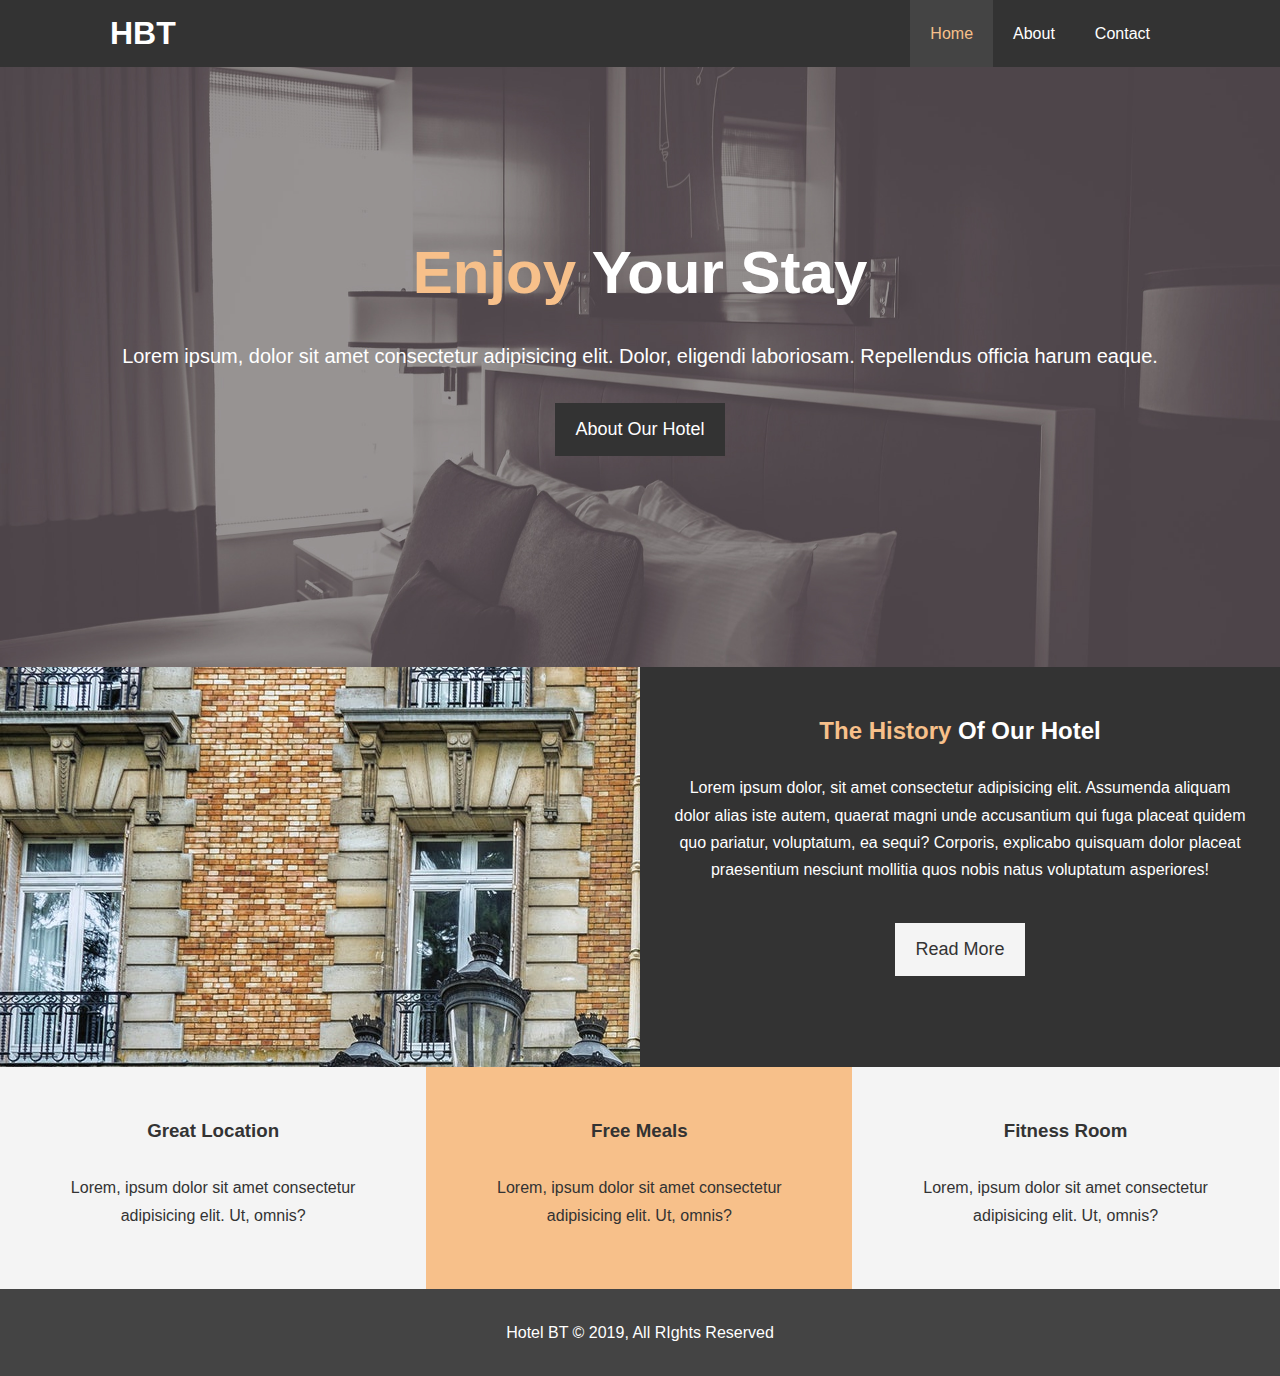
<file: 3.hotel_website/index.html>
<!DOCTYPE html>
<html lang="en">
  <head>
    <meta charset="UTF-8" />
    <meta name="viewport" content="width=device-width, initial-scale=1.0" />
    <meta http-equiv="X-UA-Compatible" content="ie=edge" />
    <meta
      name="description"
      content="Welcome to the most extraordinary hotel in Boston Massachusetts"
    />
    <meta name="keywords" content="hotel,boston hotel,new england hotel" />
    <link
      rel="stylesheet"
      href="https://use.fontawesome.com/releases/v5.6.1/css/all.css"
      integrity="sha384-gfdkjb5BdAXd+lj+gudLWI+BXq4IuLW5IT+brZEZsLFm++aCMlF1V92rMkPaX4PP"
      crossorigin="anonymous"
    />
    <link rel="stylesheet" href="css/style.css" />
    <title>Hotel BT | Welcome</title>
  </head>
  <body>
    <header>
      <nav id="navbar">
        <div class="container">
          <h1 class="logo"><a href="index.html">HBT</a></h1>
          <ul>
            <li><a class="current" href="index.html">Home</a></li>
            <li><a href="about.html">About</a></li>
            <li><a href="contact.html">Contact</a></li>
          </ul>
        </div>
      </nav>

      <div id="showcase">
        <div class="container">
          <div class="showcase-content">
            <h1><span class="text-primary">Enjoy</span> Your Stay</h1>
            <p class="lead">
              Lorem ipsum, dolor sit amet consectetur adipisicing elit. Dolor,
              eligendi laboriosam. Repellendus officia harum eaque.
            </p>
            <a class="btn" href="about.html">About Our Hotel</a>
          </div>
        </div>
      </div>
    </header>

    <section id="home-info" class="bg-dark">
      <div class="info-img"></div>
      <div class="info-content">
        <h2><span class="text-primary">The History</span> Of Our Hotel</h2>
        <p>
          Lorem ipsum dolor, sit amet consectetur adipisicing elit. Assumenda
          aliquam dolor alias iste autem, quaerat magni unde accusantium qui
          fuga placeat quidem quo pariatur, voluptatum, ea sequi? Corporis,
          explicabo quisquam dolor placeat praesentium nesciunt mollitia quos
          nobis natus voluptatum asperiores!
        </p>
        <a href="about.html" class="btn btn-light">Read More</a>
      </div>
    </section>

    <section id="features">
      <div class="box bg-light">
        <i class="fas fa-hotel fa-3x"></i>
        <h3>Great Location</h3>
        <p>
          Lorem, ipsum dolor sit amet consectetur adipisicing elit. Ut, omnis?
        </p>
      </div>
      <div class="box bg-primary">
        <i class="fas fa-utensils fa-3x"></i>
        <h3>Free Meals</h3>
        <p>
          Lorem, ipsum dolor sit amet consectetur adipisicing elit. Ut, omnis?
        </p>
      </div>
      <div class="box bg-light">
        <i class="fas fa-dumbbell fa-3x"></i>
        <h3>Fitness Room</h3>
        <p>
          Lorem, ipsum dolor sit amet consectetur adipisicing elit. Ut, omnis?
        </p>
      </div>
    </section>

    <!-- used to clear previous float style  -->
    <div class="clr"></div>

    <footer id="main-footer">
      <p>Hotel BT &copy; 2019, All RIghts Reserved</p>
    </footer>
  </body>
</html>
</file>
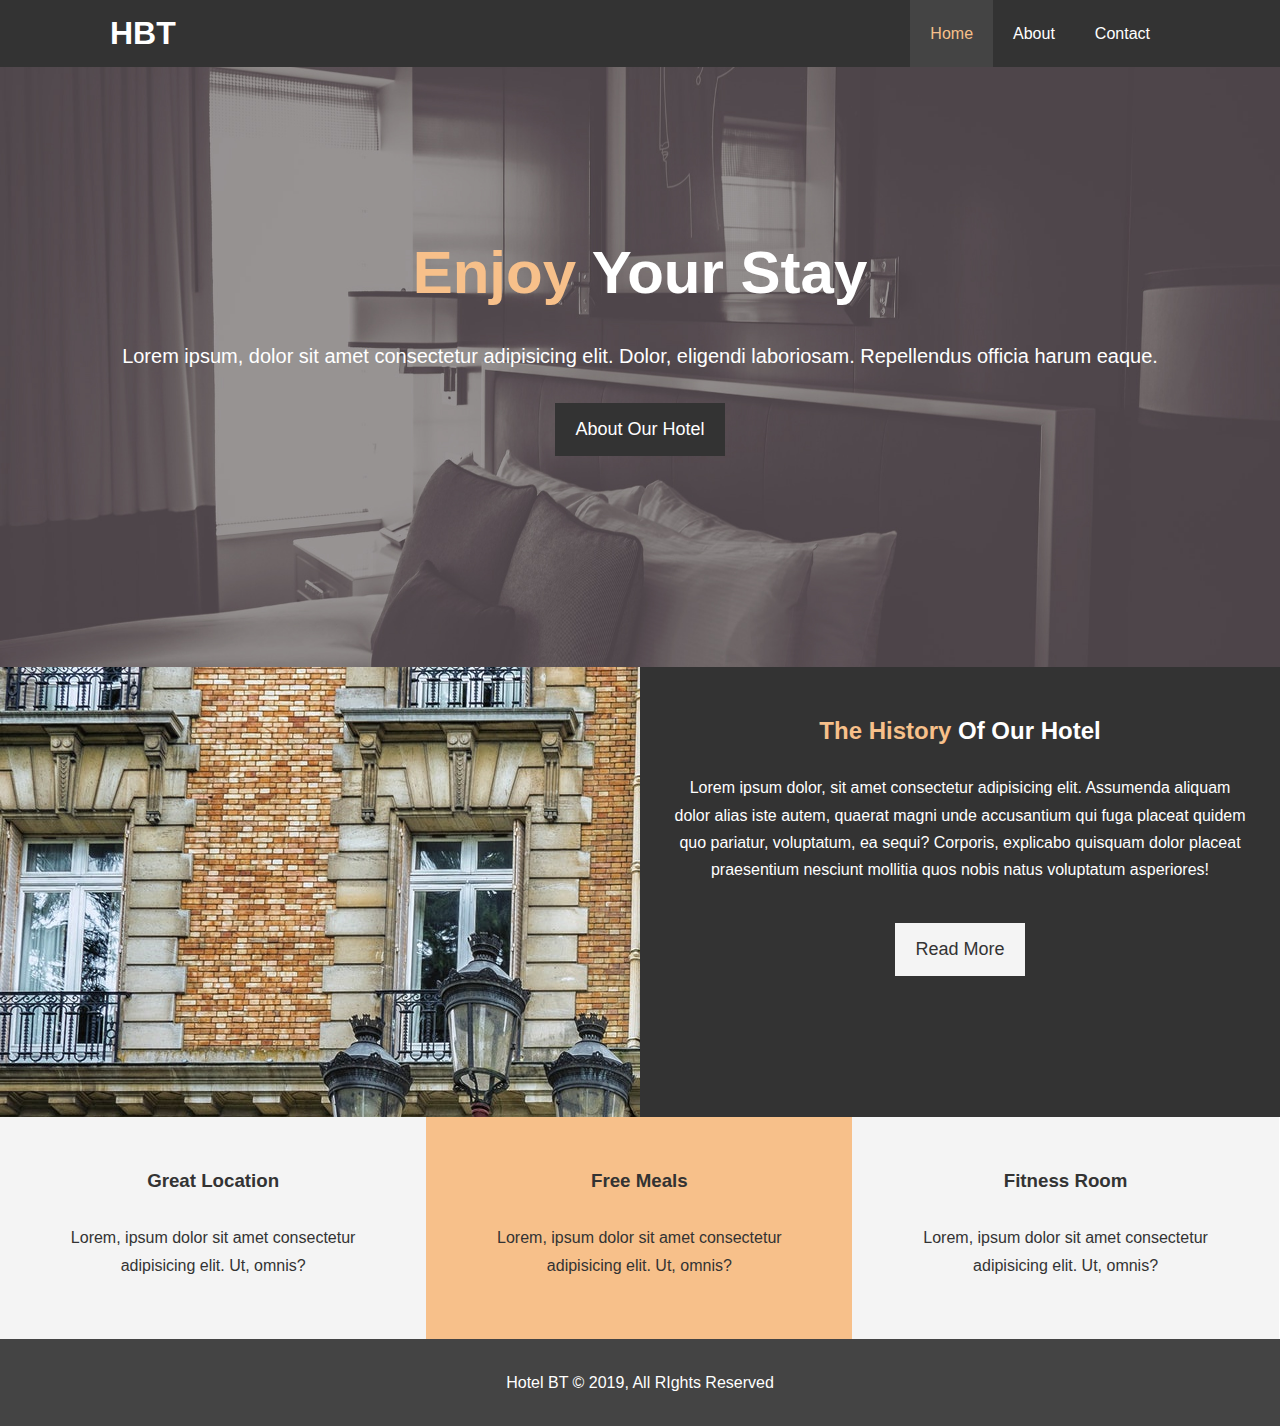
<file: 4.hotelWebsiteResponsive/index.html>
<!DOCTYPE html>
<html lang="en">
<head>
  <meta charset="UTF-8">
  <meta name="viewport" content="width=device-width, initial-scale=1.0">
  <meta http-equiv="X-UA-Compatible" content="ie=edge">
  <meta name="description" content="Welcome to the most extraordinary hotel in Boston Massachusetts">
  <meta name="keywords" content="hotel,boston hotel,new england hotel">
  <link rel="stylesheet" href="https://use.fontawesome.com/releases/v5.6.1/css/all.css" integrity="sha384-gfdkjb5BdAXd+lj+gudLWI+BXq4IuLW5IT+brZEZsLFm++aCMlF1V92rMkPaX4PP" crossorigin="anonymous">
  <link rel="stylesheet" href="css/style.css">
  <link rel="stylesheet" media="screen and (max-width: 768px)" href="css/mobile.css">
  <title>Hotel BT | Welcome</title>
</head>
<body>
  <header>
    <nav id="navbar">
      <div class="container">
        <h1 class="logo"><a href="index.html">HBT</a></h1>
        <ul>
          <li><a class="current" href="index.html">Home</a></li>
          <li><a href="about.html">About</a></li>
          <li><a href="contact.html">Contact</a></li>
        </ul>
      </div>
    </nav>

    <div id="showcase">
      <div class="container">
        <div class="showcase-content">
          <h1><span class="text-primary">Enjoy</span> Your Stay</h1>
          <p class="lead">Lorem ipsum, dolor sit amet consectetur adipisicing elit. Dolor, eligendi laboriosam. Repellendus officia harum eaque.</p>
          <a class="btn" href="about.html">About Our Hotel</a>
        </div>
      </div>
    </div>
  </header>

  <section id="home-info" class="bg-dark">
    <div class="info-img"></div>
    <div class="info-content">
      <h2><span class="text-primary">The History</span> Of Our Hotel</h2>
      <p>
          Lorem ipsum dolor, sit amet consectetur adipisicing elit. Assumenda
          aliquam dolor alias iste autem, quaerat magni unde accusantium qui
          fuga placeat quidem quo pariatur, voluptatum, ea sequi? Corporis,
          explicabo quisquam dolor placeat praesentium nesciunt mollitia quos
          nobis natus voluptatum asperiores!
      </p>
      <a href="about.html" class="btn btn-light">Read More</a>
    </div>
  </section>

  <section id="features">
    <div class="box bg-light">
      <i class="fas fa-hotel fa-3x"></i>
      <h3>Great Location</h3>
      <p>Lorem, ipsum dolor sit amet consectetur adipisicing elit. Ut, omnis?</p>
    </div>
    <div class="box bg-primary">
        <i class="fas fa-utensils fa-3x"></i>
        <h3>Free Meals</h3>
        <p>Lorem, ipsum dolor sit amet consectetur adipisicing elit. Ut, omnis?</p>
    </div>
    <div class="box bg-light">
        <i class="fas fa-dumbbell fa-3x"></i>
        <h3>Fitness Room</h3>
        <p>Lorem, ipsum dolor sit amet consectetur adipisicing elit. Ut, omnis?</p>
    </div>
  </section>

  <div class="clr"></div>

  <footer id="main-footer">
    <p>Hotel BT &copy; 2019, All RIghts Reserved</p>
  </footer>
</body>
</html>
</file>
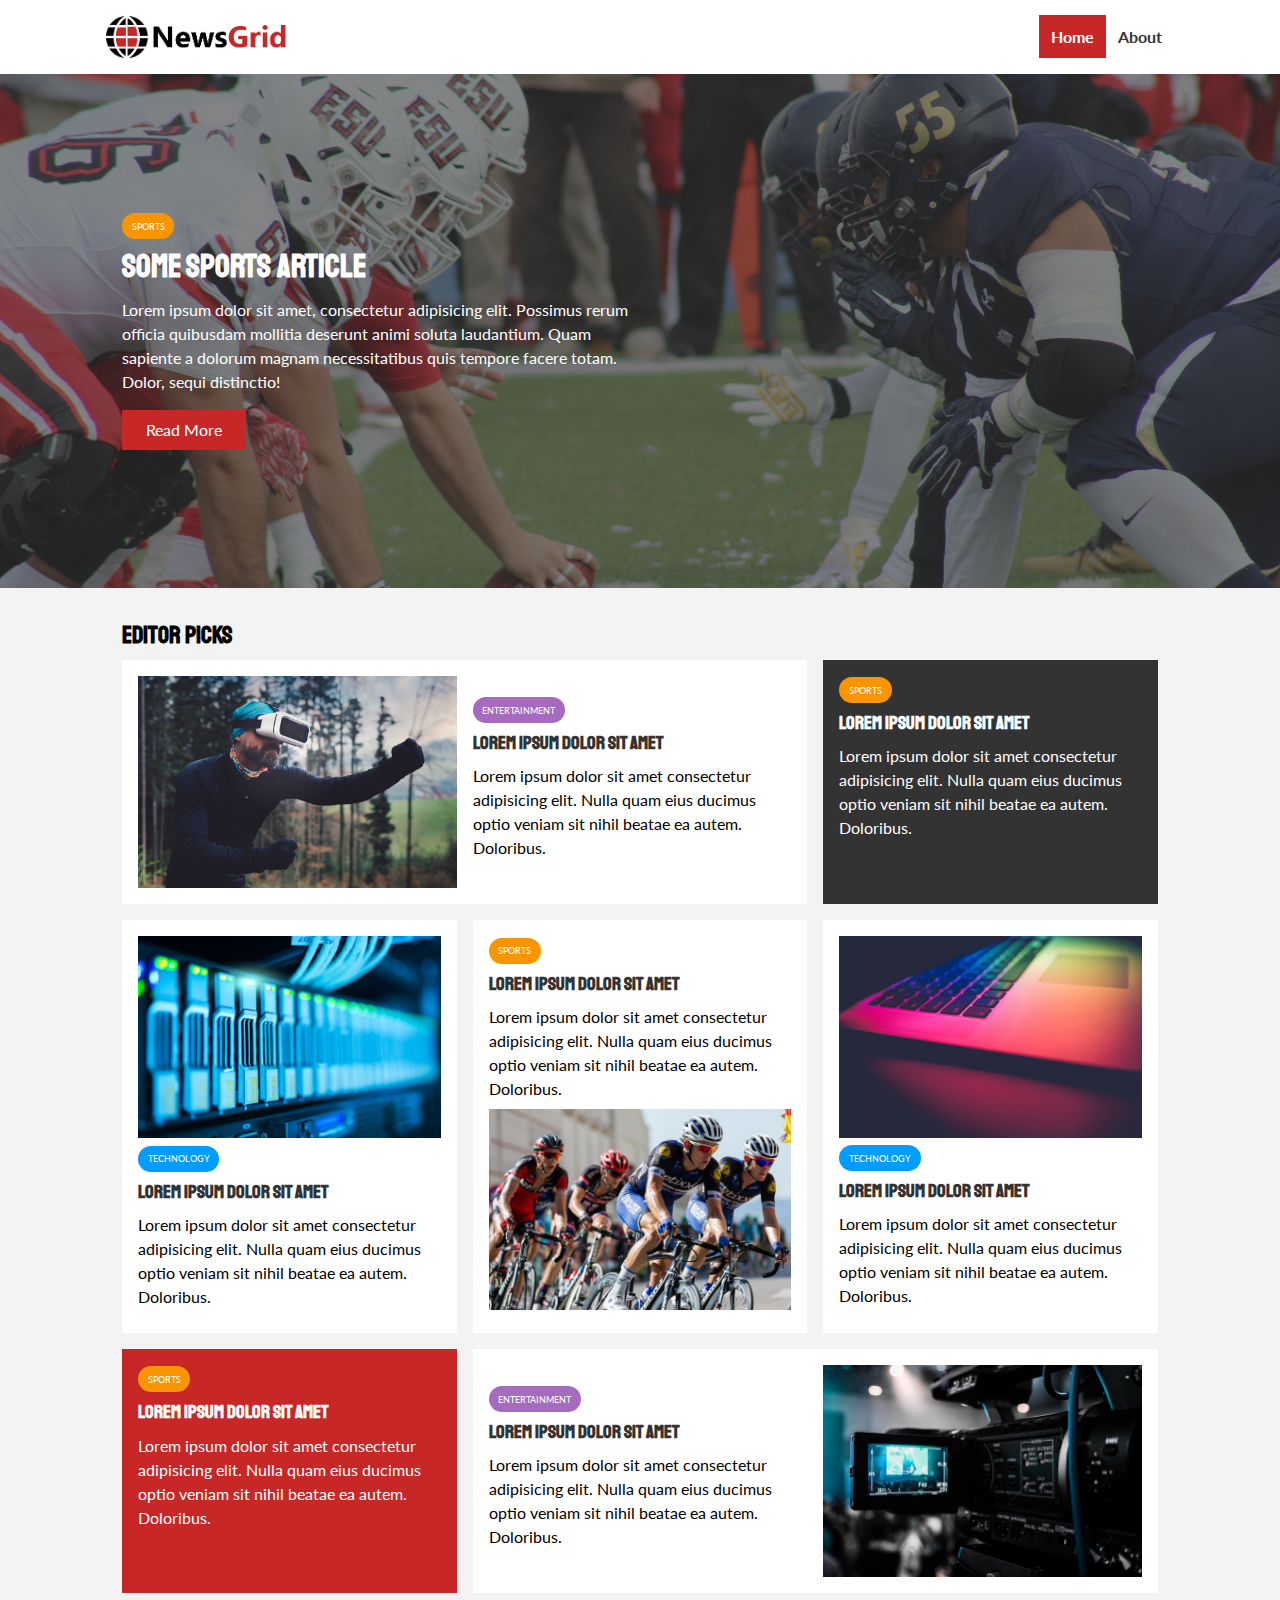
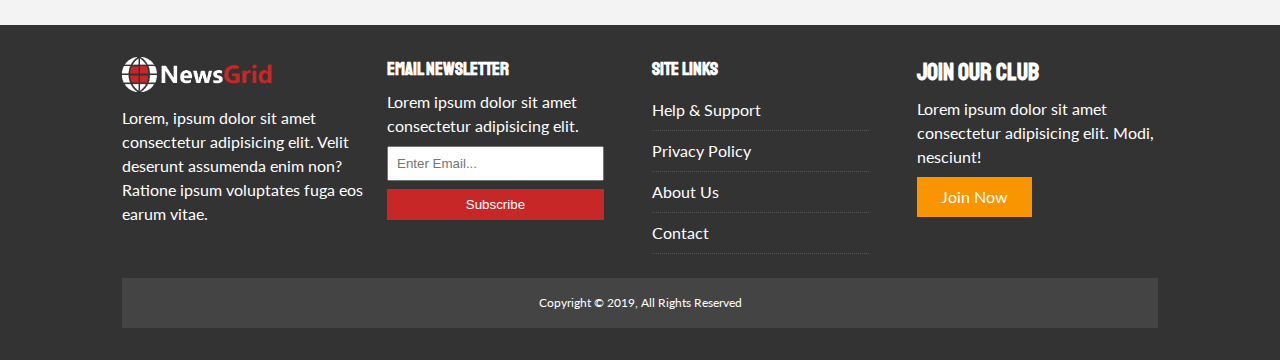
<file: 9.NewsGridProject/index.html>
<!DOCTYPE html>
<html lang="en">
<head>
  <meta charset="UTF-8">
  <meta name="viewport" content="width=device-width, initial-scale=1.0">
  <meta http-equiv="X-UA-Compatible" content="ie=edge">
  <link rel="stylesheet" href="https://use.fontawesome.com/releases/v5.6.3/css/all.css" integrity="sha384-UHRtZLI+pbxtHCWp1t77Bi1L4ZtiqrqD80Kn4Z8NTSRyMA2Fd33n5dQ8lWUE00s/" crossorigin="anonymous">
  <link href="https://fonts.googleapis.com/css?family=Lato|Staatliches" rel="stylesheet">
  <link rel="stylesheet" href="css/style.css">
  <link rel="stylesheet" media="screen and (max-width: 768px)" href="css/mobile.css">
  <link rel="shortcut icon" type="image/x-icon" href="favicon.ico">
  <title>NewsGrid | Latest News</title>
</head>
<body>
  <nav id="main-nav">
    <div class="container">
      <img src="img/logo.png" alt="NewsGrid" class="logo">
      <div class="social">
        <a href="http://facebook.com" target="_blank"><i class="fab fa-facebook fa-2x"></i></a>
        <a href="http://twitter.com" target="_blank"><i class="fab fa-twitter fa-2x"></i></a>
        <a href="http://instagram.com" target="_blank"><i class="fab fa-instagram fa-2x"></i></a>
        <a href="http://youtube.com" target="_blank"><i class="fab fa-youtube fa-2x"></i></a>
      </div>
      <ul>
        <li><a class="current" href="index.html">Home</a></li>
        <li><a href="about.html">About</a></li>
      </ul>
    </div>
  </nav>

  <!-- Showcase -->
  <header id="showcase">
    <div class="container">
      <div class="showcase-container">
        <div class="showcase-content">
          <div class="category category-sports">Sports</div>
          <h1>Some Sports Article</h1>
          <p>Lorem ipsum dolor sit amet, consectetur adipisicing elit. Possimus rerum officia quibusdam mollitia deserunt animi soluta laudantium. Quam sapiente a dolorum magnam necessitatibus quis tempore facere totam. Dolor, sequi distinctio!</p>
          <a href="article.html" class="btn btn-primary">Read More</a>
        </div>
      </div>
    </div>
  </header>

  <!-- Home Articles -->
  <section id="home-articles" class="py-2">
    <div class="container">
        <h2>Editor Picks</h2>
        <div class="articles-container">
          <article class="card">
            <img src="img/articles/ent1.jpg" alt="">
            <div>
              <div class="category category-ent">Entertainment</div>
              <h3>
                <a href="article.html">Lorem ipsum dolor sit amet</a>
              </h3>
              <p>Lorem ipsum dolor sit amet consectetur adipisicing elit. Nulla quam eius ducimus optio veniam sit nihil beatae ea autem. Doloribus.</p>
            </div>
          </article>
          <article class="card bg-dark">
            <div class="category category-sports">Sports</div>
            <h3>
              <a href="article.html">Lorem ipsum dolor sit amet</a>
            </h3>
            <p>Lorem ipsum dolor sit amet consectetur adipisicing elit. Nulla quam eius ducimus optio veniam sit nihil beatae ea autem. Doloribus.</p>
          </article>
          <article class="card">
            <img src="img/articles/tech1.jpg" alt="">
            <div class="category category-tech">Technology</div>
            <h3>
              <a href="article.html">Lorem ipsum dolor sit amet</a>
            </h3>
            <p>Lorem ipsum dolor sit amet consectetur adipisicing elit. Nulla quam eius ducimus optio veniam sit nihil beatae ea autem. Doloribus.</p>
          </article>
          <article class="card">
            <div class="category category-sports">Sports</div>
            <h3>
              <a href="article.html">Lorem ipsum dolor sit amet</a>
            </h3>
            <p>Lorem ipsum dolor sit amet consectetur adipisicing elit. Nulla quam eius ducimus optio veniam sit nihil beatae ea autem. Doloribus.</p>
            <img src="img/articles/sports1.jpg" alt="">
          </article>
          <article class="card">
            <img src="img/articles/tech2.jpg" alt="">
            <div class="category category-tech">Technology</div>
            <h3>
              <a href="article.html">Lorem ipsum dolor sit amet</a>
            </h3>
            <p>Lorem ipsum dolor sit amet consectetur adipisicing elit. Nulla quam eius ducimus optio veniam sit nihil beatae ea autem. Doloribus.</p>
          </article>
          <article class="card bg-primary">
            <div class="category category-sports">Sports</div>
            <h3>
              <a href="article.html">Lorem ipsum dolor sit amet</a>
            </h3>
            <p>Lorem ipsum dolor sit amet consectetur adipisicing elit. Nulla quam eius ducimus optio veniam sit nihil beatae ea autem. Doloribus.</p>
          </article>
          <article class="card">
            <div>
              <div class="category category-ent">Entertainment</div>
              <h3>
                <a href="article.html">Lorem ipsum dolor sit amet</a>
              </h3>
              <p>Lorem ipsum dolor sit amet consectetur adipisicing elit. Nulla quam eius ducimus optio veniam sit nihil beatae ea autem. Doloribus.</p>
            </div>
            <img src="img/articles/ent2.jpg" alt="">
          </article>
        </div>
    </div>
  </section>

  <!-- Footer -->
  <footer id="main-footer" class="py-2">
    <div class="container footer-container">
      <div>
        <img src="img/logo_light.png" alt="NewsGrid">
        <p>Lorem, ipsum dolor sit amet consectetur adipisicing elit. Velit deserunt assumenda enim non? Ratione ipsum voluptates fuga eos earum vitae.</p>
      </div>
      <div>
        <h3>Email Newsletter</h3>
        <p>Lorem ipsum dolor sit amet consectetur adipisicing elit.</p>
        <form>
          <input type="email" placeholder="Enter Email...">
          <input type="submit" value="Subscribe" class="btn btn-primary">
        </form>
      </div>
      <div>
        <h3>Site Links</h3>
        <ul class="list">
          <li><a href="#">Help & Support</a></li>
          <li><a href="#">Privacy Policy</a></li>
          <li><a href="#">About Us</a></li>
          <li><a href="#">Contact</a></li>
        </ul>
      </div>
      <div>
        <h2>Join Our Club</h2>
        <p>Lorem ipsum dolor sit amet consectetur adipisicing elit. Modi, nesciunt!</p>
        <a href="#" class="btn btn-secondary">Join Now</a>
      </div>
      <div>
        <p>
          Copyright &copy; 2019, All Rights Reserved
        </p>
      </div>
    </div>
  </footer>

</body>
</html>
</file>
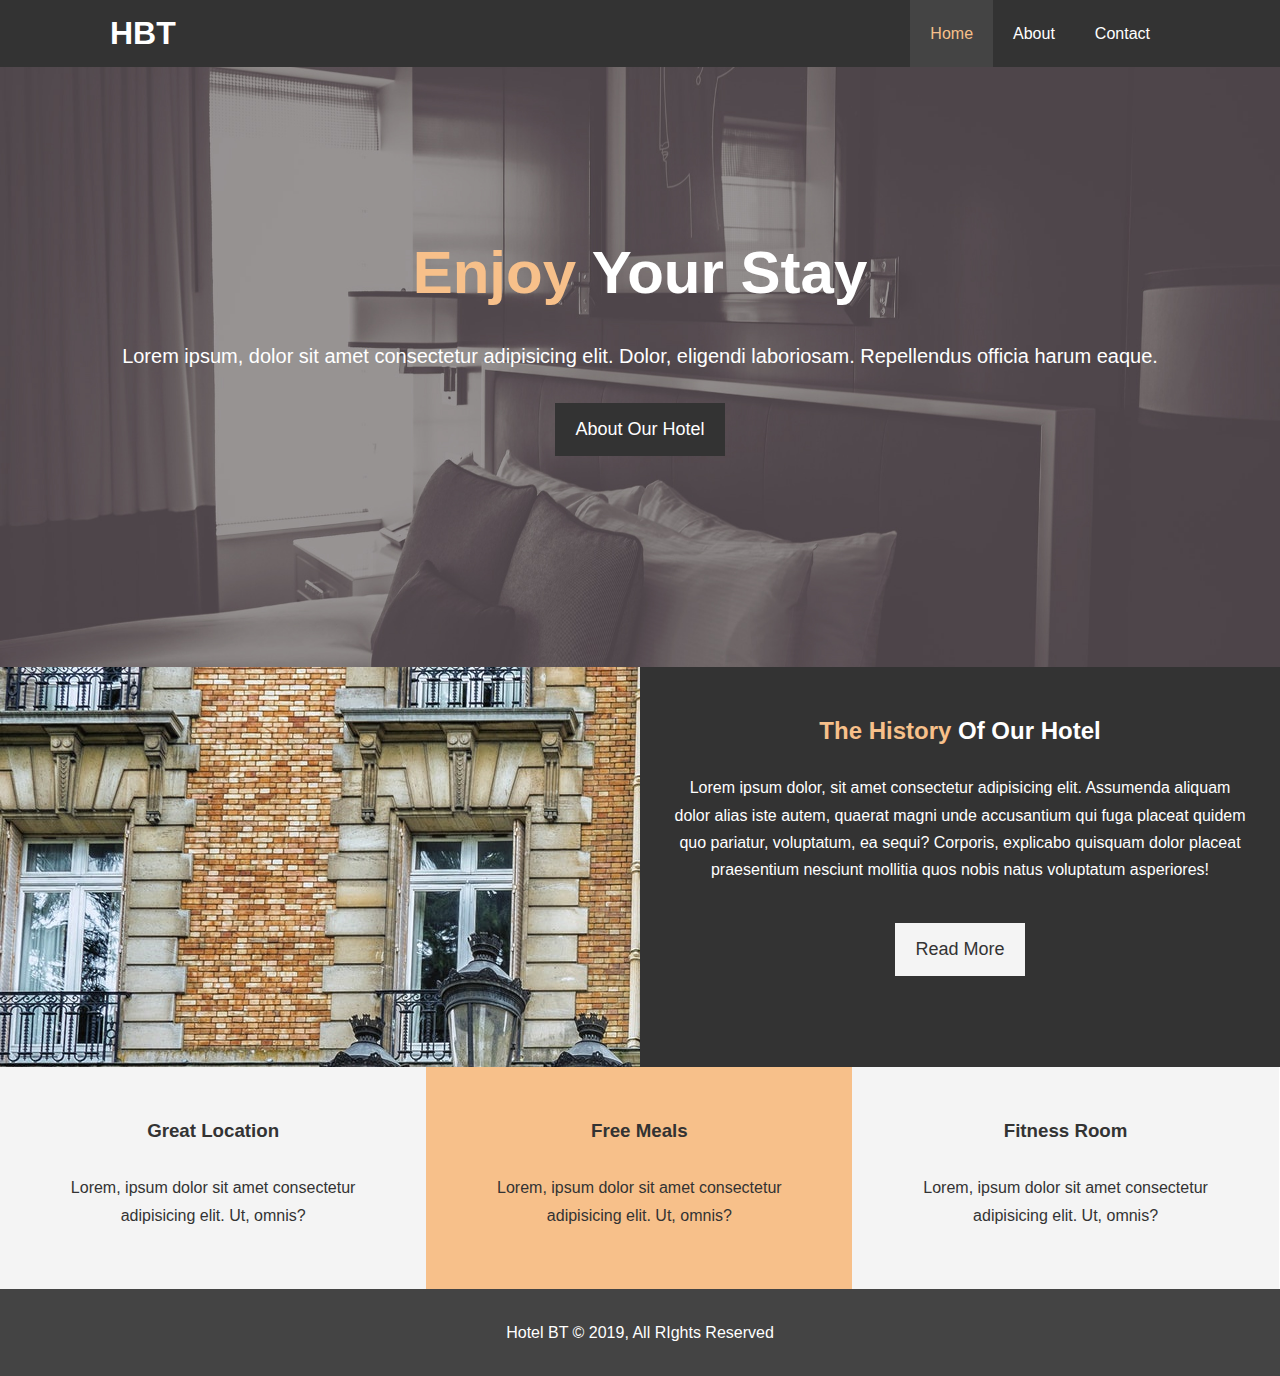
<file: hotel_website/index.html>
<!DOCTYPE html>
<html lang="en">
<head>
  <meta charset="UTF-8">
  <meta name="viewport" content="width=device-width, initial-scale=1.0">
  <meta http-equiv="X-UA-Compatible" content="ie=edge">
  <meta name="description" content="Welcome to the most extraordinary hotel in Boston Massachusetts">
  <meta name="keywords" content="hotel,boston hotel,new england hotel">
  <link rel="stylesheet" href="https://use.fontawesome.com/releases/v5.6.1/css/all.css" integrity="sha384-gfdkjb5BdAXd+lj+gudLWI+BXq4IuLW5IT+brZEZsLFm++aCMlF1V92rMkPaX4PP" crossorigin="anonymous">
  <link rel="stylesheet" href="css/style.css">
  <title>Hotel BT | Welcome</title>
</head>
<body>
  <header>
    <nav id="navbar">
      <div class="container">
        <h1 class="logo"><a href="index.html">HBT</a></h1>
        <ul>
          <li><a class="current" href="index.html">Home</a></li>
          <li><a href="about.html">About</a></li>
          <li><a href="contact.html">Contact</a></li>
        </ul>
      </div>
    </nav>

    <div id="showcase">
      <div class="container">
        <div class="showcase-content">
          <h1><span class="text-primary">Enjoy</span> Your Stay</h1>
          <p class="lead">Lorem ipsum, dolor sit amet consectetur adipisicing elit. Dolor, eligendi laboriosam. Repellendus officia harum eaque.</p>
          <a class="btn" href="about.html">About Our Hotel</a>
        </div>
      </div>
    </div>
  </header>

  <section id="home-info" class="bg-dark">
    <div class="info-img"></div>
    <div class="info-content">
      <h2><span class="text-primary">The History</span> Of Our Hotel</h2>
      <p>
          Lorem ipsum dolor, sit amet consectetur adipisicing elit. Assumenda
          aliquam dolor alias iste autem, quaerat magni unde accusantium qui
          fuga placeat quidem quo pariatur, voluptatum, ea sequi? Corporis,
          explicabo quisquam dolor placeat praesentium nesciunt mollitia quos
          nobis natus voluptatum asperiores!
      </p>
      <a href="about.html" class="btn btn-light">Read More</a>
    </div>
  </section>

  <section id="features">
    <div class="box bg-light">
      <i class="fas fa-hotel fa-3x"></i>
      <h3>Great Location</h3>
      <p>Lorem, ipsum dolor sit amet consectetur adipisicing elit. Ut, omnis?</p>
    </div>
    <div class="box bg-primary">
        <i class="fas fa-utensils fa-3x"></i>
        <h3>Free Meals</h3>
        <p>Lorem, ipsum dolor sit amet consectetur adipisicing elit. Ut, omnis?</p>
    </div>
    <div class="box bg-light">
        <i class="fas fa-dumbbell fa-3x"></i>
        <h3>Fitness Room</h3>
        <p>Lorem, ipsum dolor sit amet consectetur adipisicing elit. Ut, omnis?</p>
    </div>
  </section>

  <div class="clr"></div>

  <footer id="main-footer">
    <p>Hotel BT &copy; 2019, All RIghts Reserved</p>
  </footer>
</body>
</html>
</file>
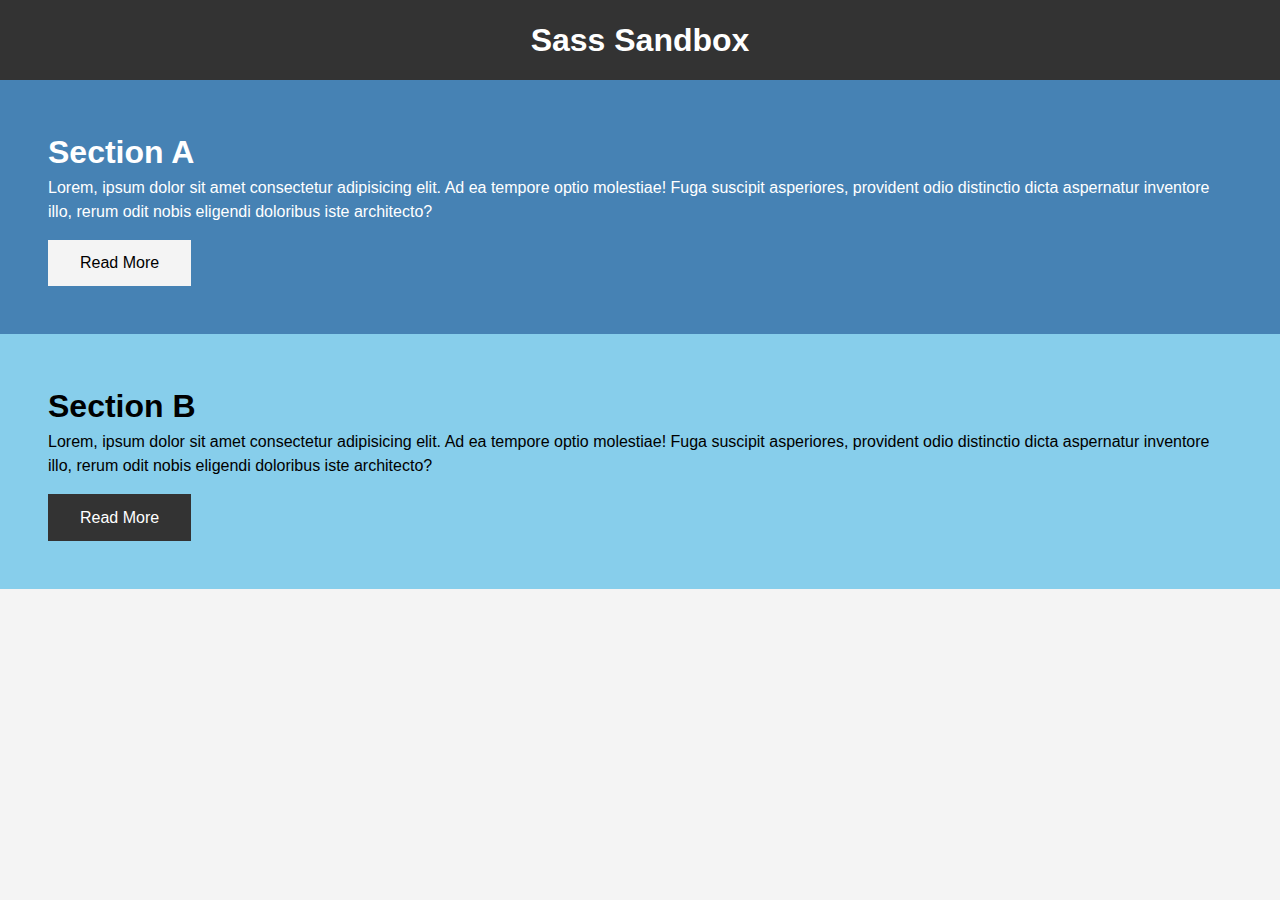
<file: 10.SASS_Sandbox/dist/index.html>
<!DOCTYPE html>
<html lang="en">
  <head>
    <meta charset="UTF-8" />
    <meta name="viewport" content="width=device-width, initial-scale=1.0" />
    <meta http-equiv="X-UA-Compatible" content="ie=edge" />
    <link rel="stylesheet" href="css/main.css" />
    <title>Sass Sandbox</title>
  </head>
  <body>
    <header>
      <h1>Sass Sandbox</h1>
    </header>
    <section class="section section-a">
      <h3>Section A</h3>
      <p>
        Lorem, ipsum dolor sit amet consectetur adipisicing elit. Ad ea tempore
        optio molestiae! Fuga suscipit asperiores, provident odio distinctio
        dicta aspernatur inventore illo, rerum odit nobis eligendi doloribus
        iste architecto?
      </p>
      <a href="#" class="btn-light">Read More</a>
    </section>
    <section class="section section-b">
      <h3>Section B</h3>
      <p>
        Lorem, ipsum dolor sit amet consectetur adipisicing elit. Ad ea tempore
        optio molestiae! Fuga suscipit asperiores, provident odio distinctio
        dicta aspernatur inventore illo, rerum odit nobis eligendi doloribus
        iste architecto?
      </p>
      <a href="#" class="btn-dark">Read More</a>
    </section>
  </body>
</html>
</file>
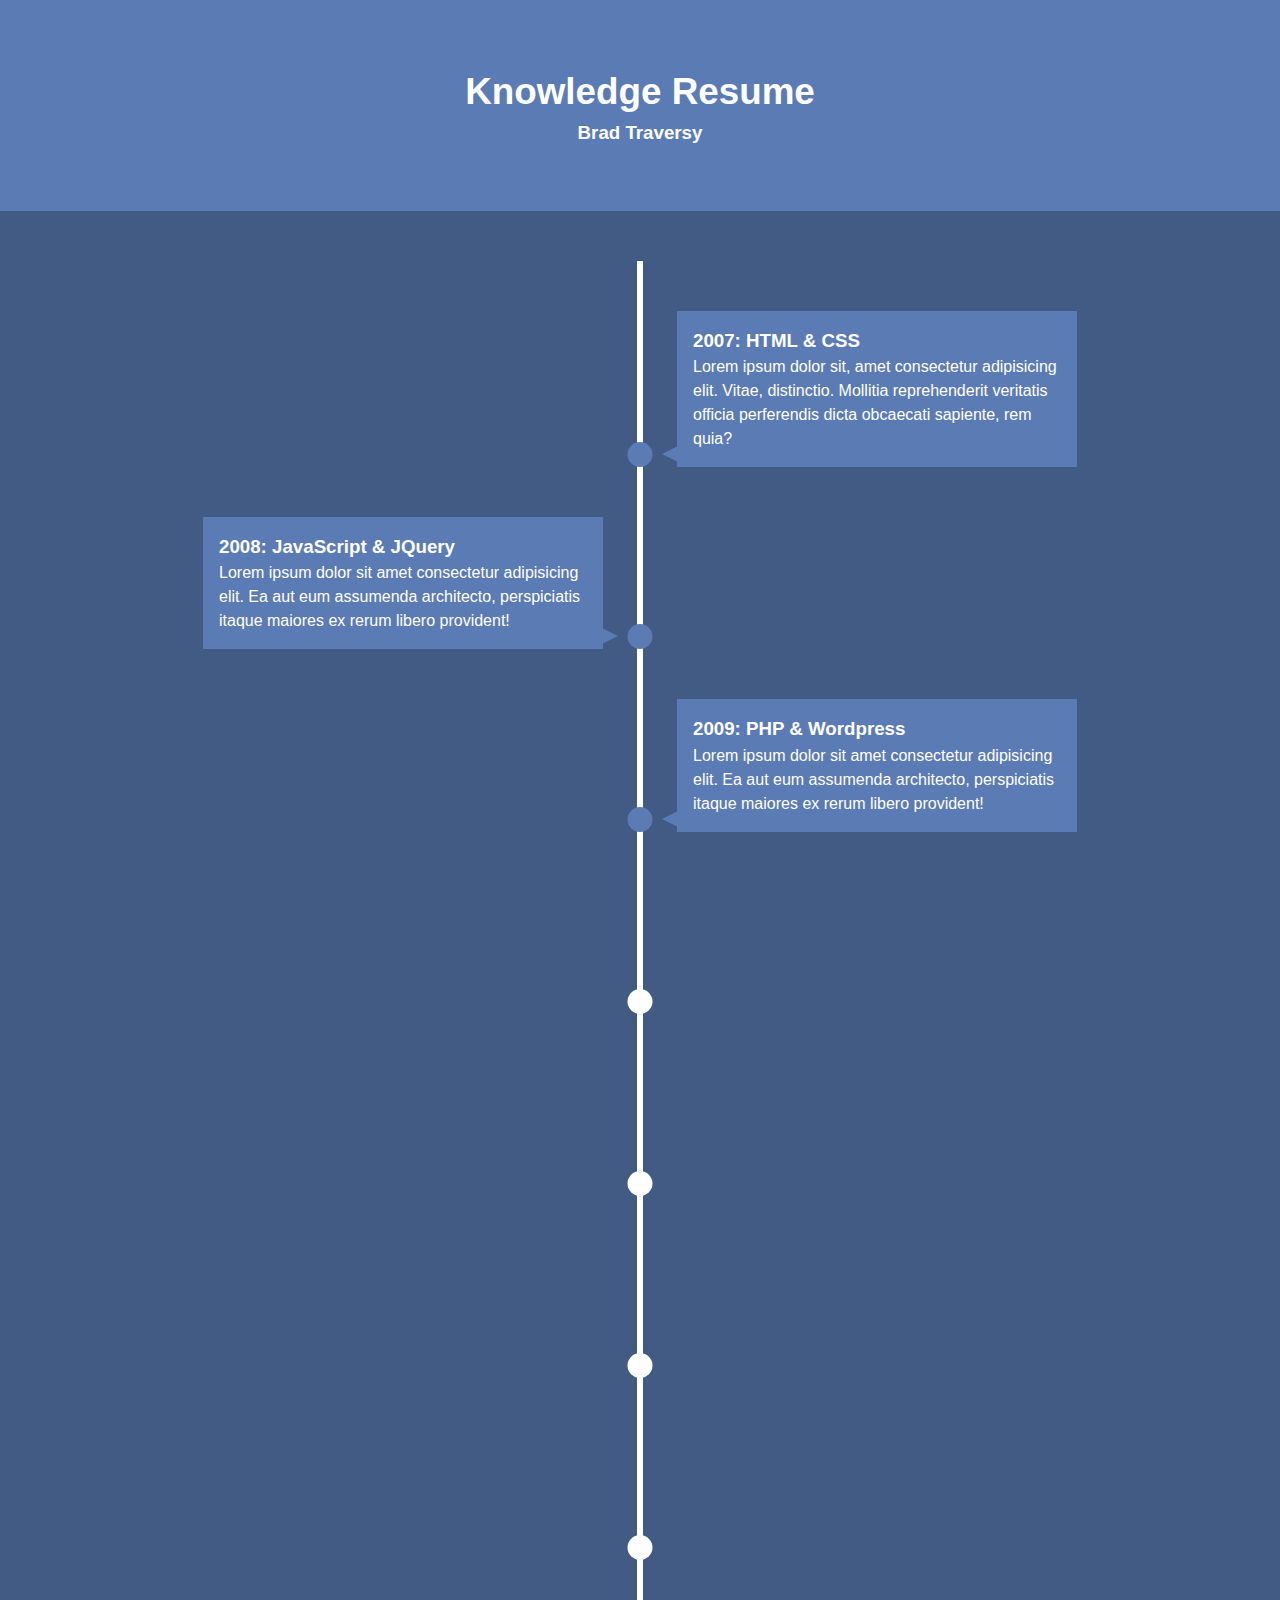
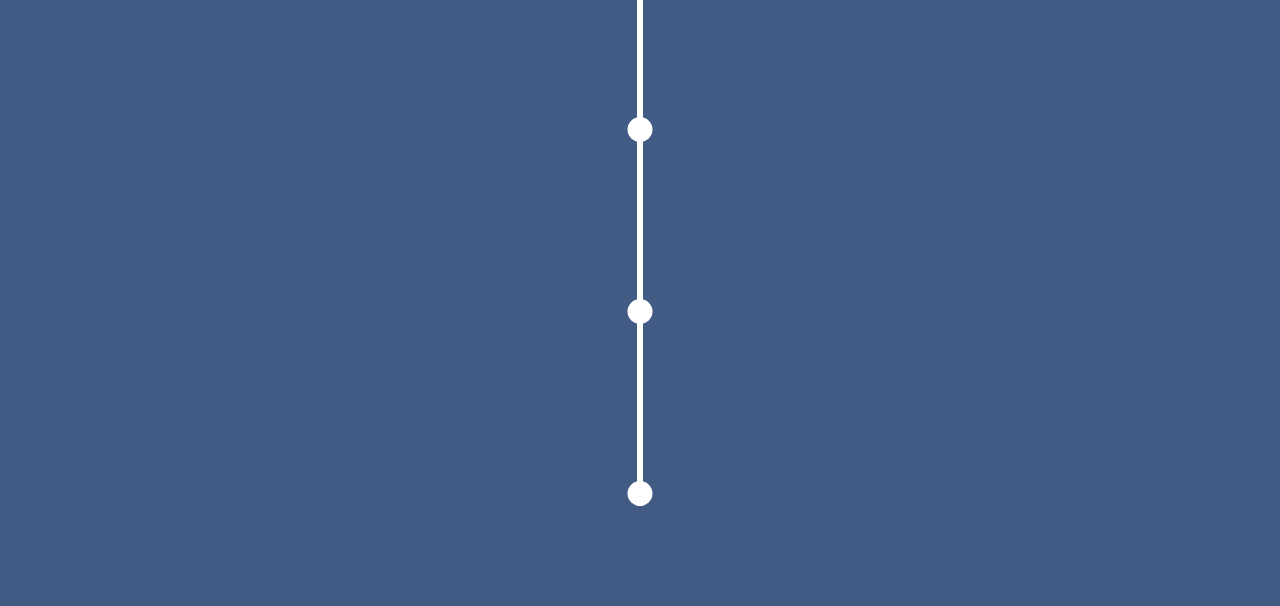
<file: 7.MiniProjectWithKeyframes/Knowledge/index.html>
<!DOCTYPE html>
<html lang="en">
<head>
  <meta charset="UTF-8">
  <meta name="viewport" content="width=device-width, initial-scale=1.0">
  <meta http-equiv="X-UA-Compatible" content="ie=edge">
  <link rel="stylesheet" href="https://use.fontawesome.com/releases/v5.6.3/css/all.css" integrity="sha384-UHRtZLI+pbxtHCWp1t77Bi1L4ZtiqrqD80Kn4Z8NTSRyMA2Fd33n5dQ8lWUE00s/" crossorigin="anonymous">


  <link rel="stylesheet" href="style.css">
  <title>Knowledge Timeline</title>
</head>
<body>
  <header id="main-header">
    <div class="container">
      <h1><i class="fas fa-brain"></i> Knowledge Resume</h1>
      <h3><i class="fas fa-user"></i> Brad Traversy</h3>
    </div>
  </header>

  <section id="timeline">
    <ul>
      <li>
        <div>
          <h3><i class="fas fa-chevron-right"></i> 2007: HTML & CSS</h3>
          <p>Lorem ipsum dolor sit, amet consectetur adipisicing elit. Vitae, distinctio. Mollitia reprehenderit veritatis officia perferendis dicta obcaecati sapiente, rem quia?</p>
        </div>
      </li>
      <li>
        <div>
          <h3>
            <i class="fas fa-chevron-right"></i> 2008: JavaScript & JQuery
          </h3>
          <p>
            Lorem ipsum dolor sit amet consectetur adipisicing elit. Ea aut
            eum assumenda architecto, perspiciatis itaque maiores ex rerum
            libero provident!
          </p>
        </div>
      </li>
      <li>
        <div>
          <h3><i class="fas fa-chevron-right"></i> 2009: PHP & Wordpress</h3>
          <p>
            Lorem ipsum dolor sit amet consectetur adipisicing elit. Ea aut
            eum assumenda architecto, perspiciatis itaque maiores ex rerum
            libero provident!
          </p>
        </div>
      </li>
      <li>
        <div>
          <h3><i class="fas fa-chevron-right"></i> 2011: Ruby on Rails</h3>
          <p>
            Lorem ipsum dolor sit amet consectetur adipisicing elit. Ea aut
            eum assumenda architecto, perspiciatis itaque maiores ex rerum
            libero provident!
          </p>
        </div>
      </li>
      <li>
        <div>
          <h3><i class="fas fa-chevron-right"></i> 2012: Python</h3>
          <p>
            Lorem ipsum dolor sit amet consectetur adipisicing elit. Ea aut
            eum assumenda architecto, perspiciatis itaque maiores ex rerum
            libero provident!
          </p>
        </div>
      </li>
      <li>
        <div>
          <h3><i class="fas fa-chevron-right"></i> 2013: Node.js & React</h3>
          <p>
            Lorem ipsum dolor sit amet consectetur adipisicing elit. Ea aut
            eum assumenda architecto, perspiciatis itaque maiores ex rerum
            libero provident!
          </p>
        </div>
      </li>
      <li>
        <div>
          <h3>
            <i class="fas fa-chevron-right"></i> 2015: Angular & React Native
          </h3>
          <p>
            Lorem ipsum dolor sit amet consectetur adipisicing elit. Ea aut
            eum assumenda architecto, perspiciatis itaque maiores ex rerum
            libero provident!
          </p>
        </div>
      </li>
      <li>
        <div>
          <h3><i class="fas fa-chevron-right"></i> 2016: Vue.js</h3>
          <p>
            Lorem ipsum dolor sit amet consectetur adipisicing elit. Ea aut
            eum assumenda architecto, perspiciatis itaque maiores ex rerum
            libero provident!
          </p>
        </div>
      </li>
      <li>
        <div>
          <h3><i class="fas fa-chevron-right"></i> 2017: GraphQl & Apollo</h3>
          <p>
            Lorem ipsum dolor sit amet consectetur adipisicing elit. Ea aut
            eum assumenda architecto, perspiciatis itaque maiores ex rerum
            libero provident!
          </p>
        </div>
      </li>
      <li>
        <div>
          <h3><i class="fas fa-chevron-right"></i> 2018: Machine Learning</h3>
          <p>
            Lorem ipsum dolor sit amet consectetur adipisicing elit. Ea aut
            eum assumenda architecto, perspiciatis itaque maiores ex rerum
            libero provident!
          </p>
        </div>
      </li>
    </ul>
  </section>

  <script src="main.js"></script>
</body>
</html>
</file>
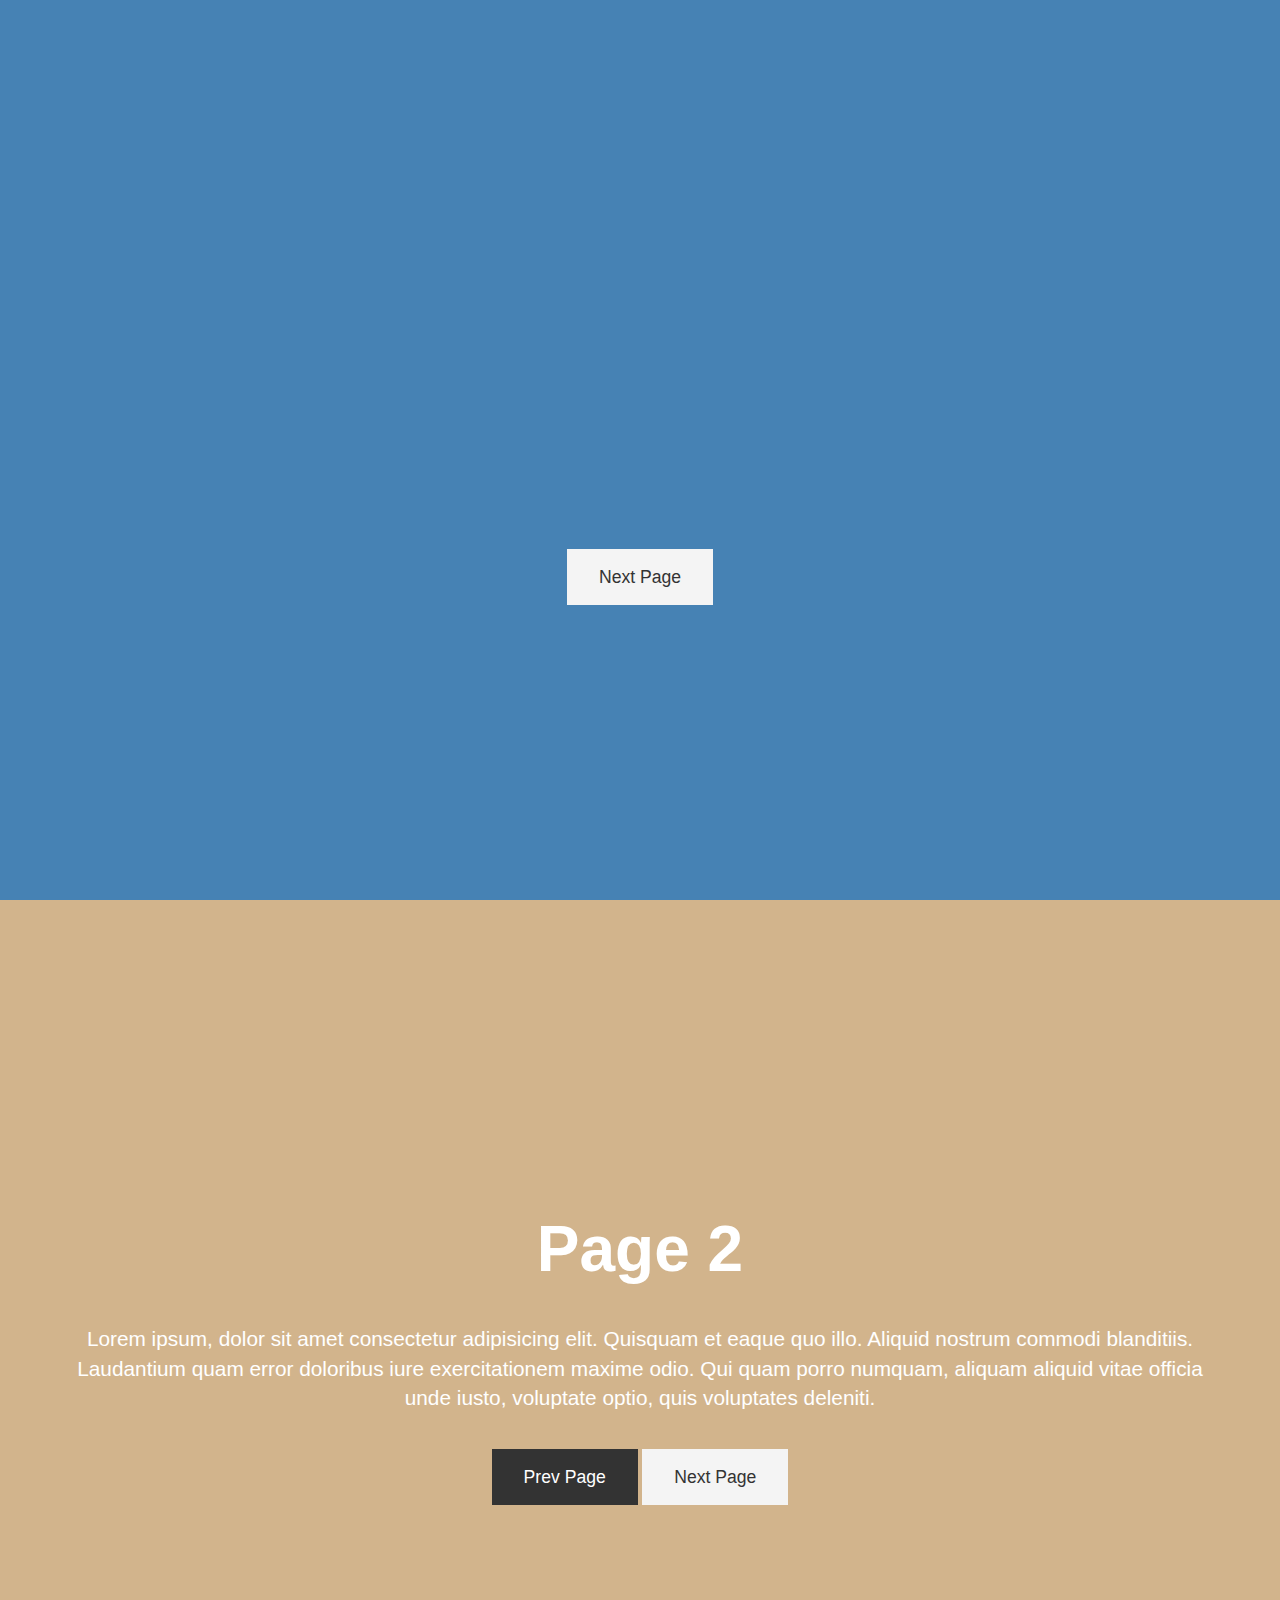
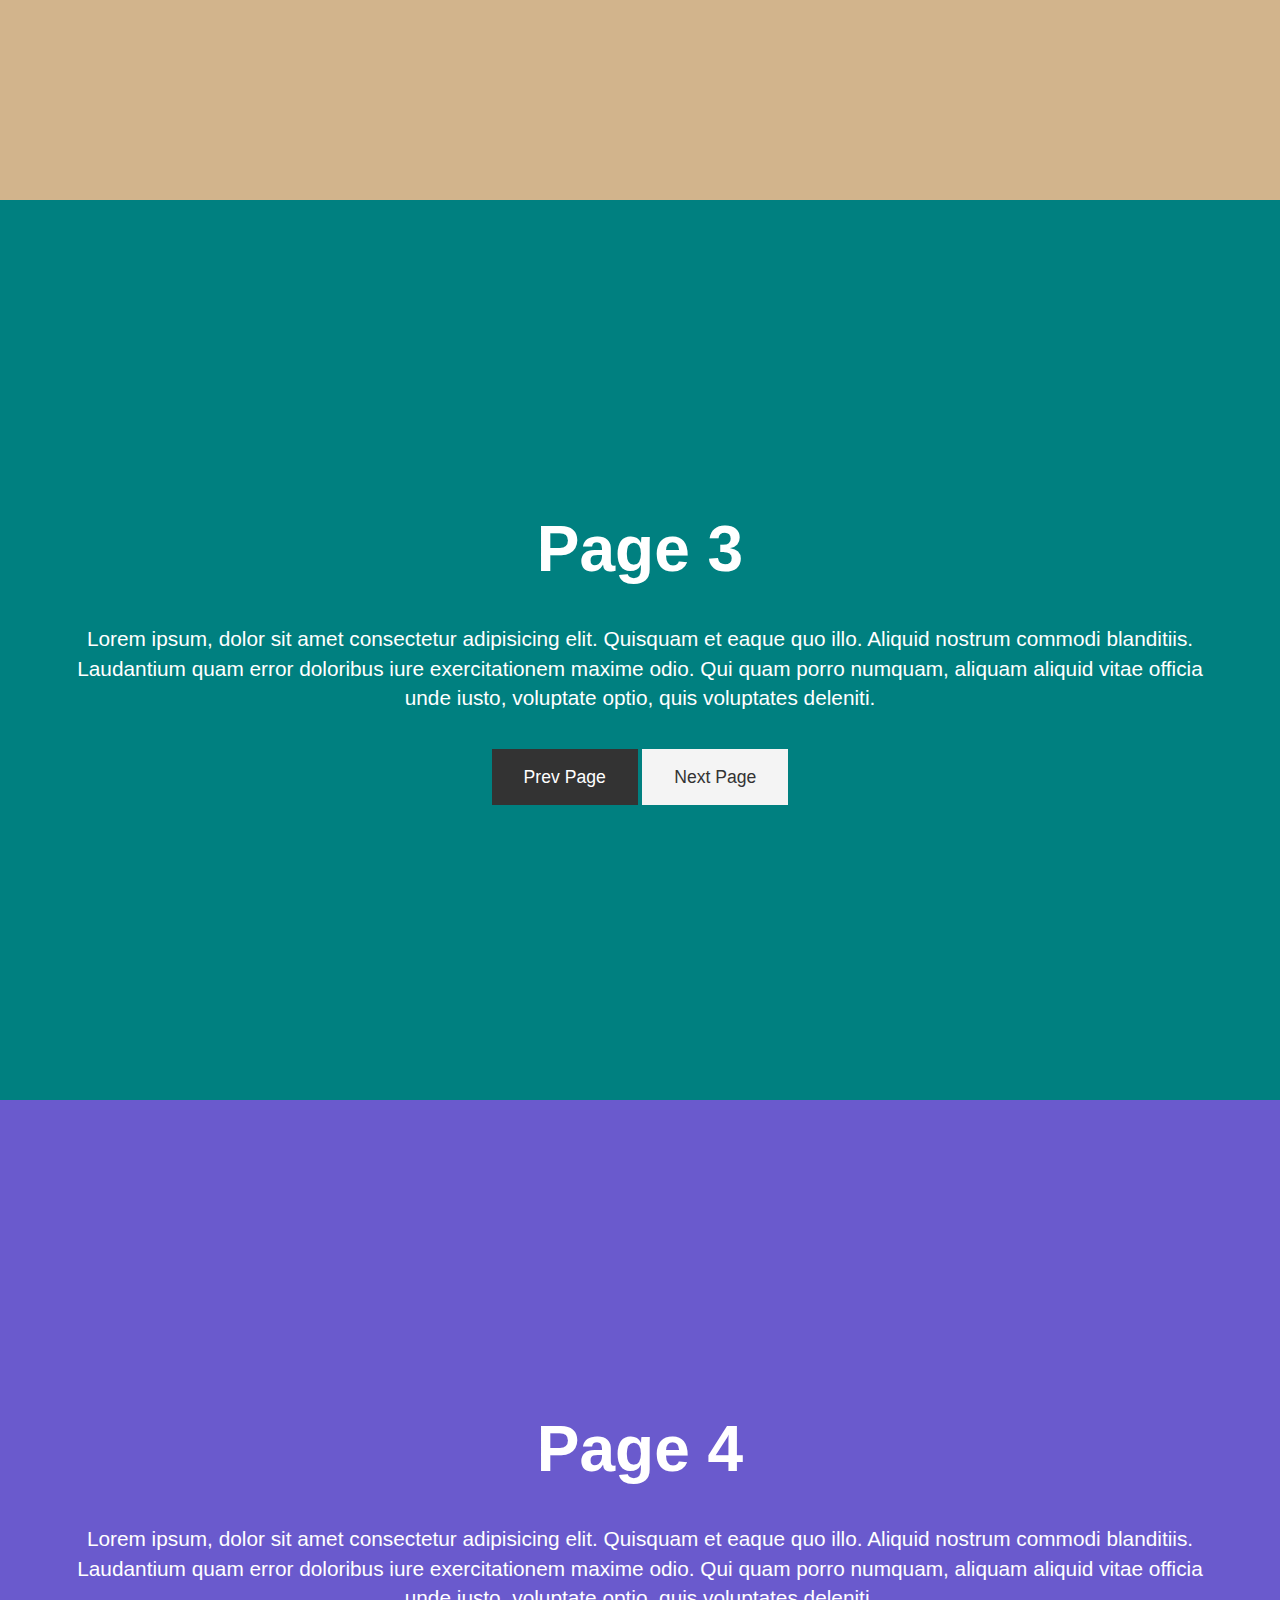
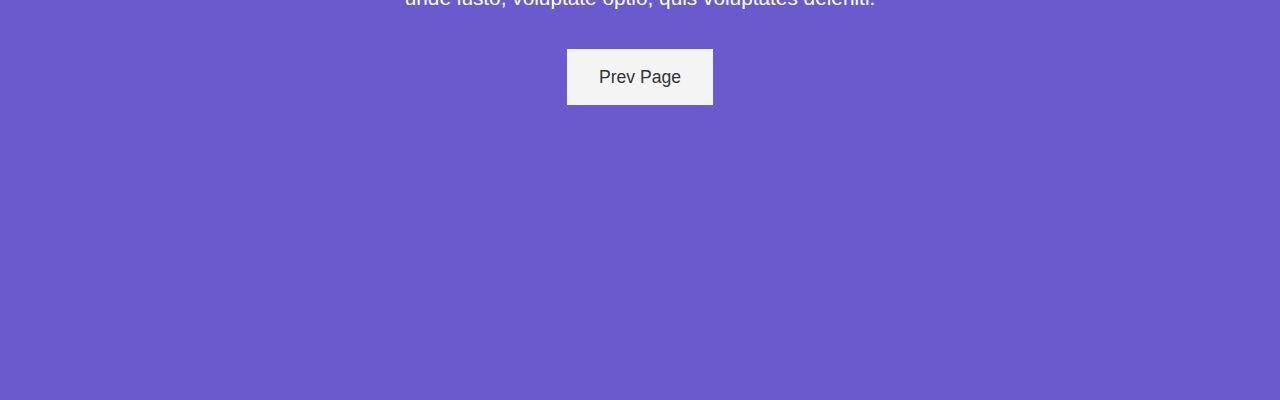
<file: 7.MiniProjectWithKeyframes/Presentation/index.html>
<!DOCTYPE html>
<html lang="en">
<head>
  <meta charset="UTF-8">
  <meta name="viewport" content="width=device-width, initial-scale=1.0">
  <meta http-equiv="X-UA-Compatible" content="ie=edge">
  <link rel="stylesheet" href="https://use.fontawesome.com/releases/v5.6.3/css/all.css" integrity="sha384-UHRtZLI+pbxtHCWp1t77Bi1L4ZtiqrqD80Kn4Z8NTSRyMA2Fd33n5dQ8lWUE00s/" crossorigin="anonymous">
  <link rel="stylesheet" href="style.css">
  <title>Presentation</title>
</head>
<body>
  <!-- Page 1 (Intro) -->
  <section id="page-1" class="page">
    <h1>Welcome To My Presentation</h1>
    <p>Lorem ipsum, dolor sit amet consectetur adipisicing elit. Quisquam et eaque quo illo. Aliquid nostrum commodi blanditiis. Laudantium quam error doloribus iure exercitationem maxime odio. Qui quam porro numquam, aliquam aliquid vitae officia unde iusto, voluptate optio, quis voluptates deleniti.</p>
    <div>
      <a href="#page-2" class="btn">
        Next Page <i class="fas fa-arrow-circle-down"></i>
      </a>
    </div>
  </section>

  <!-- Page 2 -->
  <section id="page-2" class="page">
    <h1>Page 2</h1>
    <p>Lorem ipsum, dolor sit amet consectetur adipisicing elit. Quisquam et eaque quo illo. Aliquid nostrum commodi blanditiis. Laudantium quam error doloribus iure exercitationem maxime odio. Qui quam porro numquam, aliquam aliquid vitae officia unde iusto, voluptate optio, quis voluptates deleniti.</p>
    <div>
      <a href="#page-1" class="btn btn-dark">
        Prev Page <i class="fas fa-arrow-circle-up"></i>
      </a>
      <a href="#page-3" class="btn">
        Next Page <i class="fas fa-arrow-circle-down"></i>
      </a>
    </div>
  </section>

  <!-- Page 3 -->
  <section id="page-3" class="page">
    <h1>Page 3</h1>
    <p>Lorem ipsum, dolor sit amet consectetur adipisicing elit. Quisquam et eaque quo illo. Aliquid nostrum commodi blanditiis. Laudantium quam error doloribus iure exercitationem maxime odio. Qui quam porro numquam, aliquam aliquid vitae officia unde iusto, voluptate optio, quis voluptates deleniti.</p>
    <div>
      <a href="#page-2" class="btn btn-dark">
        Prev Page <i class="fas fa-arrow-circle-up"></i>
      </a>
      <a href="#page-4" class="btn">
        Next Page <i class="fas fa-arrow-circle-down"></i>
      </a>
    </div>
  </section>

  <!-- Page 4 -->
  <section id="page-4" class="page">
    <h1>Page 4</h1>
    <p>Lorem ipsum, dolor sit amet consectetur adipisicing elit. Quisquam et eaque quo illo. Aliquid nostrum commodi blanditiis. Laudantium quam error doloribus iure exercitationem maxime odio. Qui quam porro numquam, aliquam aliquid vitae officia unde iusto, voluptate optio, quis voluptates deleniti.</p>
    <div>
      <a href="#page-3" class="btn">
        Prev Page <i class="fas fa-arrow-circle-up"></i>
      </a>
    </div>
  </section>

  <script
  src="https://code.jquery.com/jquery-3.3.1.min.js"
  integrity="sha256-FgpCb/KJQlLNfOu91ta32o/NMZxltwRo8QtmkMRdAu8="
  crossorigin="anonymous"></script>

  <script>
    // Smooth Scrolling
    $('.btn').on('click', function(event) {
        if (this.hash !== '') {
          event.preventDefault();
          const hash = this.hash;
          $('html, body').animate(
            {
              scrollTop: $(hash).offset().top
            },
            800
          );
        }
      });
  </script>
</body>
</html>
</file>
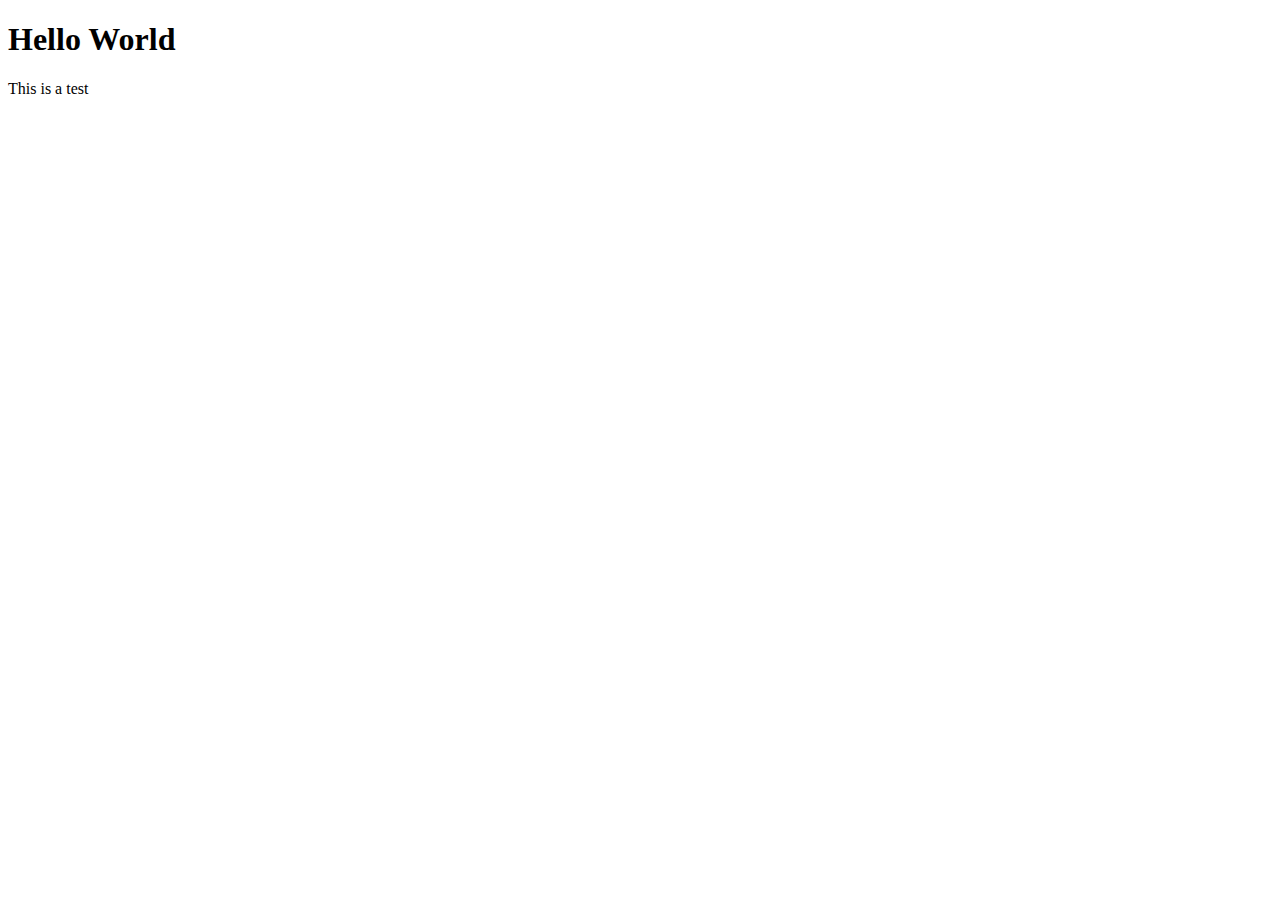
<file: 1.htmlsandbox_finished/02_live_server.html>
<!DOCTYPE html>
<html lang="en">
<head>
  <meta charset="UTF-8">
  <meta name="viewport" content="width=device-width, initial-scale=1.0">
  <meta http-equiv="X-UA-Compatible" content="ie=edge">
  <title>Live Server</title>
</head>
<body>
  <h1>Hello World</h1>
  <p>This is a test</p>
</body>
</html>
</file>
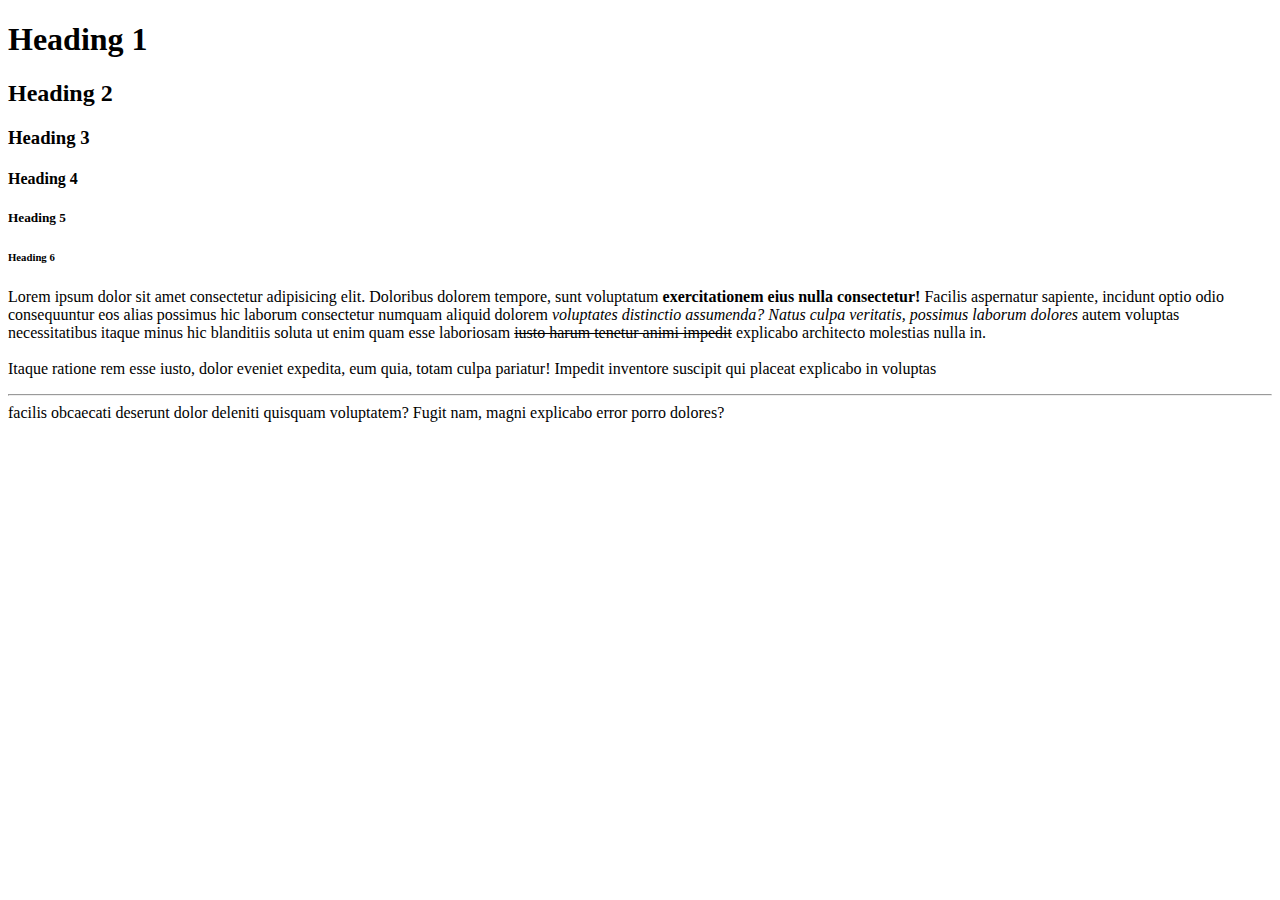
<file: 1.htmlsandbox_finished/04_typography.html>
<!DOCTYPE html>
<html lang="en">
<head>
  <meta charset="UTF-8">
  <meta name="viewport" content="width=device-width, initial-scale=1.0">
  <meta http-equiv="X-UA-Compatible" content="ie=edge">
  <title>Headings, Paragraphs, Typography</title>
</head>
<body>
  <!-- Headings -->
  <h1>Heading 1</h1>
  <h2>Heading 2</h2>
  <h3>Heading 3</h3>
  <h4>Heading 4</h4>
  <h5>Heading 5</h5>
  <h6>Heading 6</h6>

  <!-- Paragraph -->
  <p>Lorem ipsum dolor sit amet consectetur adipisicing elit. Doloribus dolorem tempore, sunt voluptatum <strong>exercitationem eius nulla consectetur!</strong> Facilis aspernatur sapiente, incidunt optio odio consequuntur eos alias possimus hic laborum consectetur numquam aliquid dolorem <em>voluptates distinctio assumenda? Natus culpa veritatis, possimus laborum dolores</em> autem voluptas necessitatibus itaque minus hic blanditiis soluta ut enim quam esse laboriosam <del>iusto harum tenetur animi impedit</del> explicabo architecto molestias nulla in. 
  <!-- Line Break -->
  <br>
  <br>
  Itaque ratione rem esse iusto, dolor eveniet expedita, eum quia, totam culpa pariatur! Impedit inventore suscipit qui placeat explicabo in voluptas
  <!-- Horizontal Rule -->
  <hr>
  facilis obcaecati deserunt dolor deleniti quisquam voluptatem? Fugit nam, magni explicabo error porro dolores?</p>
</body>
</html>
</file>
<file: 4.hotelWebsiteResponsive/css/mobile.css>
#navbar .logo {
  float: none;
  text-align: center;
}

#navbar ul, #navbar ul li {
  float: none;
}

#navbar ul li a {
  padding: 5px;
  border-bottom: #444 dotted 1px;
}

/* Showcase */
#showcase {
  height: 100%;
}

#showcase .showcase-content {
  padding-top: 70px;
  padding-bottom: 30px;
}

/* Home Info */
#home-info {
  height: 550px;
}

#home-info .info-img {
  display: none;
}

#home-info .info-content {
  float: none;
  width: 100%;
}

/* Boxes */
.box {
  float: none;
  width: 100%;
}

/* About */
#about-info .info-right, #about-info .info-left {
  float: none;
  width: 100%;
}

#about-info .info-right {
  margin-top: 30px;
}

.l-heading {
  text-align: center;
}

/* Contact */
#contact-info .box {
  border-bottom: #444 dotted 1px;
}
</file>
<file: 9.NewsGridProject/css/style.css>
:root {
  --primary-color: #c72727;
  --secondary-color: #f99500;
  --light-color: #f3f3f3;
  --dark-color: #333;
  --max-width: 1100px;
}

.category {
  --sports-color: #f99500;
  --ent-color: #a66bbe;
  --tech-color: #009cff;
}

* {
  margin: 0;
  padding: 0;
  box-sizing: border-box;
}

body {
  font-family: 'Lato', sans-serif;
  line-height: 1.5;
  background: var(--light-color);
}

a {
  color: #333;
  text-decoration: none;
}

ul {
  list-style: none;
}

p {
  margin: .5rem 0;
}

img {
  width: 100%;
}

h1, h2, h3, h4, h5, h6 {
  font-family: 'Staatliches', cursive;
  margin-bottom: .55rem;
  line-height: 1.3;
}

/* Utility */
.container {
  max-width: var(--max-width);
  margin: auto;
  padding: 0 2rem;
  overflow: hidden;
}

.category {
  display: inline-block;
  color: #fff;
  font-size: 0.55rem;
  text-transform: uppercase;
  padding: 0.4rem 0.6rem;
  border-radius: 15px;
  margin-bottom: 0.5rem;
}

.category-sports { background: var(--sports-color) }
.category-ent { background: var(--ent-color) }
.category-tech { background: var(--tech-color) }

.btn {
  display: inline-block;
  border: none;
  background: var(--dark-color);
  color: #fff;
  padding: 0.5rem 1.5rem;
}

.btn-light { background: var(--light-color) }
.btn-primary { background: var(--primary-color) }
.btn-secondary { background: var(--secondary-color) }

.btn-block {
  display: block;
  width: 100%;
  text-align: center;
}

.btn:hover {
  opacity: 0.9;
}

.card {
  background: #fff;
  padding: 1rem;
}

.bg-dark {
  background: var(--dark-color);
  color: #fff;
}

.bg-primary {
  background: var(--primary-color);
  color: #fff;
}

.bg-secondary {
  background: var(--secondary-color);
  color: #fff;
}

.bg-dark h1,
.bg-dark h2,
.bg-dark h3,
.bg-dark a,
.bg-primary h1,
.bg-primary h2,
.bg-primary h3,
.bg-primary a,
.bg-secondary h1,
.bg-secondary h2,
.bg-secondary h3,
.bg-secondary a {
  color: #fff;
}

.py-1 { padding: 1.5rem 0 }
.py-2 { padding: 2rem 0 }
.py-3 { padding: 3rem 0 }
.p-1 { padding: 1.5rem }
.p-2 { padding: 2rem }
.p-3 { padding: 3rem }

.l-heading {
  font-size: 3rem;
}

.list li {
  padding: .5rem 0;
  border-bottom: #555 dotted 1px;
  width: 90%;
}

.list li a:hover {
  color: var(--primary-color) !important;
}

/* Inner page grid container */
.page-container {
  display: grid;
  grid-template-columns: 5fr 2fr;
  margin: 2rem 0;
  grid-gap: 1.5rem;
}

.page-container > *:first-child {
  grid-row: 1 / span 3;
}

/* Navigation */
#main-nav {
  background: #fff;
  position: sticky;
  top: 0;
  z-index: 2;
}

#main-nav .container {
  display: grid;
  grid-template-columns: 6fr 3fr 2fr;
  padding: 1rem;
  align-items: center;
}

#main-nav .logo {
  width: 180px;
}

#main-nav ul {
  justify-self: end;
  display: flex;
}

#main-nav ul li a {
  padding: 0.75rem;
  font-weight: bold;
}

#main-nav ul li a.current {
  background: var(--primary-color);
  color: #fff;
}

#main-nav ul li a:hover {
  background: var(--light-color);
  color: var(--dark-color);
}

#main-nav .social {
  justify-self: center;
}

#main-nav .social i {
  color: #777;
  margin-right: .5rem;
}

/* Showcase */
#showcase {
  color: #fff;
  background: #333;
  padding: 2rem;
  position: relative;
}

#showcase:before {
  content: '';
  background: url('../img/featured.jpg') no-repeat center center/cover;
  position: absolute;
  top: 0;
  left: 0;
  width: 100%;
  height: 100%;
  opacity: 0.4;
}

#showcase .showcase-container {
  display: grid;
  grid-template-columns: repeat(2, 1fr);
  justify-content: center;
  align-items: center;
  height: 50vh;
}

#showcase .showcase-content {
  z-index: 1;
}

#showcase .showcase-content p {
  margin-bottom: 1rem;
}

/* Home Articles */
#home-articles .articles-container {
  display: grid;
  grid-template-columns: repeat(3, 1fr);
  grid-gap: 1rem;
}

#home-articles .articles-container > *:first-child,
#home-articles .articles-container > *:last-child {
  display: grid;
  grid-template-columns: repeat(2, 1fr);
  grid-gap: 1rem;
  align-items: center;
  grid-column: 1 / span 2;
}

#home-articles .articles-container > *:last-child {
  grid-column: 2 / span 2;
}

#article .meta {
  display: flex;
  justify-content: space-between;
  align-items: center;
  background: #eee;
  padding: 0.5rem;
}

#article .meta .category {
  margin-top: 0.4rem;
}

/* Footer */
#main-footer {
  background: var(--dark-color);
  color: #fff;
}

#main-footer img {
  width: 150px;
}

#main-footer a {
  color: #fff;
}

#main-footer .footer-container {
  display: grid;
  grid-template-columns: repeat(4, 1fr);
  grid-gap: 1.5rem;
}

#main-footer .footer-container > *:last-child {
  background: #444;
  grid-column: 1 / span 4;
  padding: .5rem;
  text-align: center;
  font-size: 0.75rem;
}

#main-footer .footer-container input[type='email'] {
  width: 90%;
  padding: 0.5rem;
  margin-bottom: 0.5rem;
}

#main-footer .footer-container input[type='submit'] {
  width: 90%;
}
</file>
<file: 9.NewsGridProject/css/mobile.css>
/* Navigation */
#main-nav .social {
  display: none;
}

#main-nav .container {
  grid-template-columns: 1fr;
  grid-gap: 1.2rem;
}

#main-nav ul,
#main-nav .logo {
  justify-self: center;
}

#main-nav ul li a {
  padding: 0.50rem;
}

#home-articles .articles-container {
  grid-template-columns: repeat(2, 1fr);
}

#home-articles .articles-container > *:first-child,
#home-articles .articles-container > *:last-child {
  grid-template-columns: 1fr;
  grid-column: 1;
}

@media(max-width: 600px) {
  /* Stack Grid Items */
  #showcase .showcase-container,
  #home-articles .articles-container,
  #main-footer .footer-container {
    grid-template-columns: 1fr;
  }

  #main-footer .footer-container > *:last-child {
    grid-column: 1;
  }

  #main-footer .footer-container > *:first-child,
  #main-footer .footer-container > *:nth-child(2){
    border-bottom: #444 dotted 1px;
    padding-bottom: 1rem;
  }

  .page-container {
    grid-template-columns: 1fr;
    text-align: center;
  }

  .page-container > *:first-child {
    grid-row: 1;
  }

  .l-heading {
    font-size: 2rem;
  }
}
</file>
<file: 10.SASS_Sandbox/dist/css/main.css>
* {
  margin: 0;
  padding: 0; }

body {
  background: #f4f4f4;
  color: #333;
  font-family: Arial, Helvetica, sans-serif;
  line-height: 1.5; }

header {
  background: #333;
  color: #fff;
  padding: 1rem; }
  header h1 {
    text-align: center; }

.section {
  padding: 3rem; }
  .section h3 {
    font-size: 2rem; }
  .section-a {
    background: steelblue;
    color: #fff; }
  .section-b {
    background: skyblue;
    color: #000; }

.btn-light, .btn-dark {
  display: inline-block;
  padding: 0.7rem 2rem;
  border: none;
  cursor: pointer;
  text-decoration: none;
  margin-top: 1rem; }

.btn-light {
  background-color: #f4f4f4;
  color: #000; }
  .btn-light:hover {
    --webkit-transform: $property;
    -ms-transform: rotate(20deg);
    transform: rotate(20deg);
    background-color: #dbdbdb; }

.btn-dark {
  background-color: #333;
  color: #fff; }
  .btn-dark:hover {
    --webkit-transform: $property;
    -ms-transform: rotate(-20deg);
    transform: rotate(-20deg);
    background-color: #4d4d4d; }
</file>
<file: 7.MiniProjectWithKeyframes/Knowledge/style.css>
:root {
  --primary-color: #425b84;
  --secondary-color: #5b7bb4;
  --max-width: 1100px;
}

* {
  margin: 0;
  padding: 0;
  box-sizing: border-box;
}

body {
  font: normal 1rem/1.5 'Arial', sans-serif;
  background: var(--primary-color);
  color: #fff;
  overflow-x: hidden;
  padding-bottom: 50px;
}

#main-header {
  background: var(--secondary-color);
  padding: 4rem 0;
}

.container {
  max-width: var(--max-width);
  margin: 0 auto;
  text-align: center;
}

h1 {
  font-size: 2.3rem;
}

#timeline ul {
  background: var(--primary-color);
  padding: 50px 0;
}

/* Create Line */
#timeline ul li {
  list-style: none;
  position: relative;
  width: 6px;
  margin: 0 auto;
  padding-top: 50px;
  background: #fff;
}

/* Boxes */
#timeline ul li div {
  position: relative;
  bottom: 0;
  width: 400px;
  padding: 1rem;
  background: var(--secondary-color);
  transition: all 0.5s ease-in-out;
  visibility: hidden;
  opacity: 0;
}

/* Right Side */
#timeline ul li:nth-child(odd) div {
  left: 40px;
  transform: translate(200px, 0);
}

/* Left Side */
#timeline ul li:nth-child(even) div {
  left: -434px;
  transform: translate(-200px, 0);
}

/* Dots */
#timeline ul li:after {
  content: '';
  position: absolute;
  left: 50%;
  bottom: 0;
  width: 25px;
  height: 25px;
  background: inherit;
  transform: translateX(-50%);
  border-radius: 50%;
  transition: background 0.5s ease-in-out;
}

/* Arrows Base */
#timeline div:before {
  content: '';
  position: absolute;
  bottom: 5px;
  width: 0;
  height: 0;
  border-style: solid;
}

/* Right Side Arrows */
#timeline ul li:nth-child(odd) div:before {
  left: -15px;
  border-width: 8px 16px 8px 0;
  border-color: transparent var(--secondary-color) transparent transparent;
}

/* Left Side Arrows */
#timeline ul li:nth-child(even) div:before {
  right: -15px;
  border-width: 8px 0 8px 16px;
  border-color: transparent transparent transparent var(--secondary-color);
}

/* Show Boxes */
#timeline ul li.show div {
  transform: none;
  visibility: visible;
  opacity: 1;
}

#timeline ul li.show:after {
  background: var(--secondary-color);
}


@media(max-width: 900px) {
  #timeline ul li div {
    width: 250px;
  }

  #timeline ul li:nth-child(even) div {
    left: -284px;
  }
}

@media(max-width: 600px) {
  #timeline ul li {
    margin-left: 20px;
  }

  #timeline ul li div {
    width: calc(100vw - 90px);
  }

  #timeline ul li:nth-child(even) div {
    left: 40px;
  }

  #timeline ul li:nth-child(even) div:before {
    left: -15px;
    border-width: 8px 16px 8px 0;
    border-color: transparent var(--secondary-color) transparent transparent;
  }
}
</file>
<file: 3.hotel_website/css/style.css>
/* Reset */
* {
  margin: 0;
  padding:0;
  box-sizing: border-box;
}

/* Main Styling */
html,body {
  font-family: 'Segoe UI', Tahoma, Geneva, Verdana, sans-serif;
  line-height: 1.7em;
}

a {
  color: #333;
  text-decoration: none;
}

h1, h2, h3 {
  padding-bottom: 20px;
}

p {
  margin: 10px 0;
}

/* Utility Classes */
.container {
  margin: auto;
  max-width: 1100px;
  overflow: auto;
  padding: 0 20px;
}

.text-primary {
  color: #f7c08a;
}

.lead {
  font-size: 20px;
}

.btn {
  display: inline-block;
  font-size: 18px;
  color: #fff;
  background: #333;
  padding: 13px 20px;
  border: none;
  cursor: pointer;
}

.btn:hover {
  background: #f7c08a;
  color: #333;
}

.btn-light {
  background: #f4f4f4;
  color: #333;
}

.bg-dark {
  background: #333;
  color: #fff;
}

.bg-light {
  background: #f4f4f4;
  color: #333;
}

.bg-primary {
  background: #f7c08a;
  color: #333;
}

.clr {
  clear: both;
}

.l-heading {
  font-size: 40px;
}

/* Padding */
.py-1 { padding: 10px 0; }
.py-2 { padding: 20px 0; }
.py-3 { padding: 30px 0; }

/* Navbar */
#navbar {
  background: #333;
  color: #fff;
  overflow: auto;
}

#navbar a {
  color: #fff;
}

#navbar h1 {
  float: left;
  padding-top: 20px;
}

#navbar ul {
  list-style: none;
  float: right;
}

#navbar ul li {
  float: left;
}

#navbar ul li a {
  display: block;
  padding: 20px;
  text-align: center;
}

#navbar ul li a:hover, 
#navbar ul li a.current {
  background: #444;
  color: #f7c08a;
}

/* Showcase */
#showcase {
  background: url('../img/showcase.jpg') no-repeat center center/cover;
  height: 600px;
}

#showcase .showcase-content {
  color: #fff;
  text-align: center;
  padding-top: 170px;
}

#showcase .showcase-content h1 {
  font-size: 60px;
  line-height: 1.2em;
}

#showcase .showcase-content p {
  padding-bottom: 20px;
  line-height: 1.7em;
}

/* Home Info */
#home-info {
  height: 400px;
}

#home-info .info-img {
  float: left;
  width: 50%;
  background: url('../img/photo-1.jpg') no-repeat;
  min-height: 100%;
}

#home-info .info-content {
  float: right;
  width: 50%;
  height: 100%;
  text-align: center;
  padding: 50px 30px;
  overflow: hidden;
}

#home-info .info-content p {
  padding-bottom: 30px;
}

/* Features */
.box {
  float: left;
  width: 33.3%;
  padding: 50px;
  text-align:center;
}

.box i {
  margin-bottom: 10px;
}

/* About Info */
#about-info .info-right {
  float: right;
  width: 50%;
  min-height: 100%;
}

#about-info .info-right img {
  display: block;
  margin: auto;
  width: 70%;
  border-radius: 50%;
}

#about-info .info-left {
  float: left;
  width: 50%;
  min-height: 100%;
}

/* Testimonials */
#testimonials {
  height: 600px;
  background: url('../img/test-bg.jpg') no-repeat center center/cover;
  padding-top: 100px;
}

#testimonials h2 {
  color: #fff;
  text-align: center;
  padding-bottom: 40px;
}

#testimonials .testimonial {
  padding: 20px;
  margin-bottom: 40px;
  border-radius: 5px;
  opacity: 0.9;
}

#testimonials .testimonial img {
  width: 100px;
  float: left;
  margin-right: 20px;
  border-radius: 50%;
}

/* Contact Form */
#contact-form .form-group {
  margin-bottom: 20px;
}

#contact-form label {
  display: block;
  margin-bottom: 5px;
}

#contact-form input, 
#contact-form textarea {
  width: 100%;
  padding: 10px;
  border: 1px #ddd solid;
}

#contact-form textarea {
  height: 200px;
}

#contact-form input:focus, 
#contact-form textarea:focus {
  outline: none;
  border-color: #f7c08a;
}

/* Footer */
#main-footer {
  text-align: center;
  background: #444;
  color: #fff;
  padding: 20px;
}
</file>
<file: 4.hotelWebsiteResponsive/css/style.css>
/* Reset */
* {
  margin: 0;
  padding:0;
  box-sizing: border-box;
}

/* Main Styling */
html,body {
  font-family: 'Segoe UI', Tahoma, Geneva, Verdana, sans-serif;
  line-height: 1.7em;
}

a {
  color: #333;
  text-decoration: none;
}

h1, h2, h3 {
  padding-bottom: 20px;
}

p {
  margin: 10px 0;
}

/* Utility Classes */
.container {
  margin: auto;
  max-width: 1100px;
  overflow: auto;
  padding: 0 20px;
}

.text-primary {
  color: #f7c08a;
}

.lead {
  font-size: 20px;
}

.btn {
  display: inline-block;
  font-size: 18px;
  color: #fff;
  background: #333;
  padding: 13px 20px;
  border: none;
  cursor: pointer;
}

.btn:hover {
  background: #f7c08a;
  color: #333;
}

.btn-light {
  background: #f4f4f4;
  color: #333;
}

.bg-dark {
  background: #333;
  color: #fff;
}

.bg-light {
  background: #f4f4f4;
  color: #333;
}

.bg-primary {
  background: #f7c08a;
  color: #333;
}

.clr {
  clear: both;
}

.l-heading {
  font-size: 40px;
  line-height: 1.2;
}

/* Padding */
.py-1 { padding: 10px 0; }
.py-2 { padding: 20px 0; }
.py-3 { padding: 30px 0; }

/* Navbar */
#navbar {
  background: #333;
  color: #fff;
  overflow: auto;
}

#navbar a {
  color: #fff;
}

#navbar .logo {
  float: left;
  padding-top: 20px;
}

#navbar ul {
  list-style: none;
  float: right;
}

#navbar ul li {
  float: left;
}

#navbar ul li a {
  display: block;
  padding: 20px;
  text-align: center;
}

#navbar ul li a:hover, 
#navbar ul li a.current {
  background: #444;
  color: #f7c08a;
}

/* Showcase */
#showcase {
  background: url('../img/showcase.jpg') no-repeat center center/cover;
  height: 600px;
}

#showcase .showcase-content {
  color: #fff;
  text-align: center;
  padding-top: 170px;
}

#showcase .showcase-content h1 {
  font-size: 60px;
  line-height: 1.2em;
}

#showcase .showcase-content p {
  padding-bottom: 20px;
  line-height: 1.7em;
}

/* Home Info */
#home-info {
  height: 450px;
}

#home-info .info-img {
  float: left;
  width: 50%;
  background: url('../img/photo-1.jpg') no-repeat;
  min-height: 100%;
}

#home-info .info-content {
  float: right;
  width: 50%;
  height: 100%;
  text-align: center;
  padding: 50px 30px;
  overflow: hidden;
}

#home-info .info-content p {
  padding-bottom: 30px;
}

/* Features */
.box {
  float: left;
  width: 33.3%;
  padding: 50px;
  text-align:center;
}

.box i {
  margin-bottom: 10px;
}

/* About Info */
#about-info .info-right {
  float: right;
  width: 50%;
  min-height: 100%;
}

#about-info .info-right img {
  display: block;
  margin: auto;
  width: 70%;
  border-radius: 50%;
}

#about-info .info-left {
  float: left;
  width: 50%;
  min-height: 100%;
}

/* Testimonials */
#testimonials {
  height: 100%;
  background: url('../img/test-bg.jpg') no-repeat center center/cover;
  padding-top: 100px;
}

#testimonials h2 {
  color: #fff;
  text-align: center;
  padding-bottom: 40px;
}

#testimonials .testimonial {
  padding: 20px;
  margin-bottom: 40px;
  border-radius: 5px;
  opacity: 0.9;
}

#testimonials .testimonial img {
  width: 100px;
  float: left;
  margin-right: 20px;
  border-radius: 50%;
}

/* Contact Form */
#contact-form .form-group {
  margin-bottom: 20px;
}

#contact-form label {
  display: block;
  margin-bottom: 5px;
}

#contact-form input, 
#contact-form textarea {
  width: 100%;
  padding: 10px;
  border: 1px #ddd solid;
}

#contact-form textarea {
  height: 200px;
}

#contact-form input:focus, 
#contact-form textarea:focus {
  outline: none;
  border-color: #f7c08a;
}

/* Footer */
#main-footer {
  text-align: center;
  background: #444;
  color: #fff;
  padding: 20px;
}
</file>
<file: hotel_website/css/style.css>
/* Reset */
* {
  margin: 0;
  padding:0;
  box-sizing: border-box;
}

/* Main Styling */
html,body {
  font-family: 'Segoe UI', Tahoma, Geneva, Verdana, sans-serif;
  line-height: 1.7em;
}

a {
  color: #333;
  text-decoration: none;
}

h1, h2, h3 {
  padding-bottom: 20px;
}

p {
  margin: 10px 0;
}

/* Utility Classes */
.container {
  margin: auto;
  max-width: 1100px;
  overflow: auto;
  padding: 0 20px;
}

.text-primary {
  color: #f7c08a;
}

.lead {
  font-size: 20px;
}

.btn {
  display: inline-block;
  font-size: 18px;
  color: #fff;
  background: #333;
  padding: 13px 20px;
  border: none;
  cursor: pointer;
}

.btn:hover {
  background: #f7c08a;
  color: #333;
}

.btn-light {
  background: #f4f4f4;
  color: #333;
}

.bg-dark {
  background: #333;
  color: #fff;
}

.bg-light {
  background: #f4f4f4;
  color: #333;
}

.bg-primary {
  background: #f7c08a;
  color: #333;
}

.clr {
  clear: both;
}

.l-heading {
  font-size: 40px;
}

/* Padding */
.py-1 { padding: 10px 0; }
.py-2 { padding: 20px 0; }
.py-3 { padding: 30px 0; }

/* Navbar */
#navbar {
  background: #333;
  color: #fff;
  overflow: auto;
}

#navbar a {
  color: #fff;
}

#navbar h1 {
  float: left;
  padding-top: 20px;
}

#navbar ul {
  list-style: none;
  float: right;
}

#navbar ul li {
  float: left;
}

#navbar ul li a {
  display: block;
  padding: 20px;
  text-align: center;
}

#navbar ul li a:hover, 
#navbar ul li a.current {
  background: #444;
  color: #f7c08a;
}

/* Showcase */
#showcase {
  background: url('../img/showcase.jpg') no-repeat center center/cover;
  height: 600px;
}

#showcase .showcase-content {
  color: #fff;
  text-align: center;
  padding-top: 170px;
}

#showcase .showcase-content h1 {
  font-size: 60px;
  line-height: 1.2em;
}

#showcase .showcase-content p {
  padding-bottom: 20px;
  line-height: 1.7em;
}

/* Home Info */
#home-info {
  height: 400px;
}

#home-info .info-img {
  float: left;
  width: 50%;
  background: url('../img/photo-1.jpg') no-repeat;
  min-height: 100%;
}

#home-info .info-content {
  float: right;
  width: 50%;
  height: 100%;
  text-align: center;
  padding: 50px 30px;
  overflow: hidden;
}

#home-info .info-content p {
  padding-bottom: 30px;
}

/* Features */
.box {
  float: left;
  width: 33.3%;
  padding: 50px;
  text-align:center;
}

.box i {
  margin-bottom: 10px;
}

/* About Info */
#about-info .info-right {
  float: right;
  width: 50%;
  min-height: 100%;
}

#about-info .info-right img {
  display: block;
  margin: auto;
  width: 70%;
  border-radius: 50%;
}

#about-info .info-left {
  float: left;
  width: 50%;
  min-height: 100%;
}

/* Testimonials */
#testimonials {
  height: 600px;
  background: url('../img/test-bg.jpg') no-repeat center center/cover;
  padding-top: 100px;
}

#testimonials h2 {
  color: #fff;
  text-align: center;
  padding-bottom: 40px;
}

#testimonials .testimonial {
  padding: 20px;
  margin-bottom: 40px;
  border-radius: 5px;
  opacity: 0.9;
}

#testimonials .testimonial img {
  width: 100px;
  float: left;
  margin-right: 20px;
  border-radius: 50%;
}

/* Contact Form */
#contact-form .form-group {
  margin-bottom: 20px;
}

#contact-form label {
  display: block;
  margin-bottom: 5px;
}

#contact-form input, 
#contact-form textarea {
  width: 100%;
  padding: 10px;
  border: 1px #ddd solid;
}

#contact-form textarea {
  height: 200px;
}

#contact-form input:focus, 
#contact-form textarea:focus {
  outline: none;
  border-color: #f7c08a;
}

/* Footer */
#main-footer {
  text-align: center;
  background: #444;
  color: #fff;
  padding: 20px;
}
</file>
<file: 7.MiniProjectWithKeyframes/Presentation/style.css>
:root {
  --page-1-color: steelblue;
  --page-2-color: tan;
  --page-3-color: teal;
  --page-4-color: slateblue;
  --animate-speed: 2s;
}

body {
  font-family: Arial, Helvetica, sans-serif;
  line-height: 1.4;
  color: #fff;
  margin: 0;
  padding: 0;
  overflow: hidden;
}

/* Page Colors */
#page-1 { background: var(--page-1-color) }
#page-2 { background: var(--page-2-color) }
#page-3 { background: var(--page-3-color) }
#page-4 { background: var(--page-4-color) }

.page {
  display: flex;
  flex-direction: column;
  height: 100vh;
  align-items: center;
  justify-content: center;
  text-align: center;
  padding: 0 4rem;
}

.page h1 {
  font-size: 4rem;
  line-height: 1.2;
  margin: 1rem;
}

.page p {
  font-size: 1.3rem;
}

.btn {
  display: inline-block;
  padding: 1rem 2rem;
  background: #f4f4f4;
  color: #333;
  text-decoration: none;
  border: none;
  margin-top: 1rem;
  font-size: 1.1rem;
  transition: all 0.3s ease-in;
}

.btn:hover,
.btn-dark {
  background: #333;
  color: #fff;
}

.btn-dark:hover {
  background: #f4f4f4;
  color: #333;
}

/* Page Animation */
#page-1 h1 {
  transform: translateY(-1200px);
  animation: heading var(--animate-speed) forwards ease-in;
}

#page-1 p {
  transform: translateX(-1800px);
  animation: text var(--animate-speed) forwards ease-in 1s;
}

/* Keyframes */
@keyframes heading {
  to {
    transform: translateY(0);
  }
}

@keyframes text {
  to {
    transform: translateX(0);
  }
}
</file>
